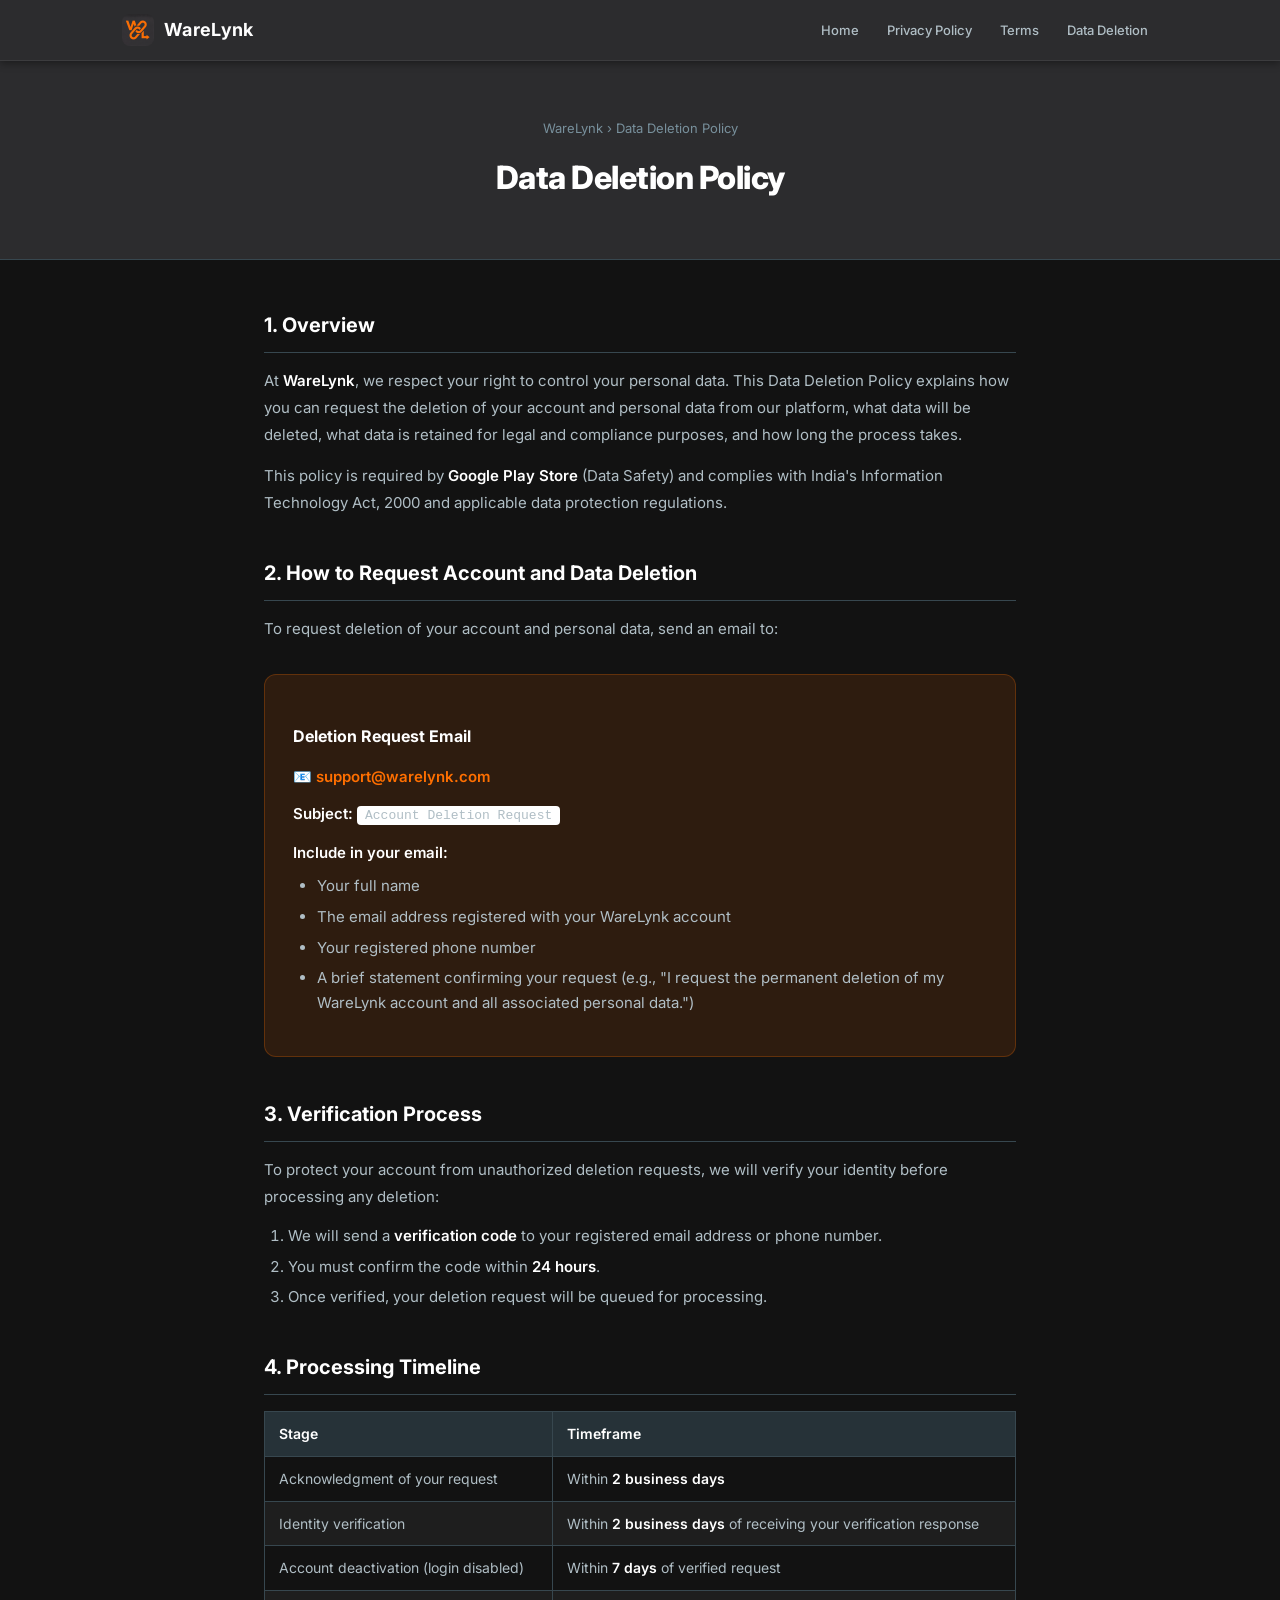
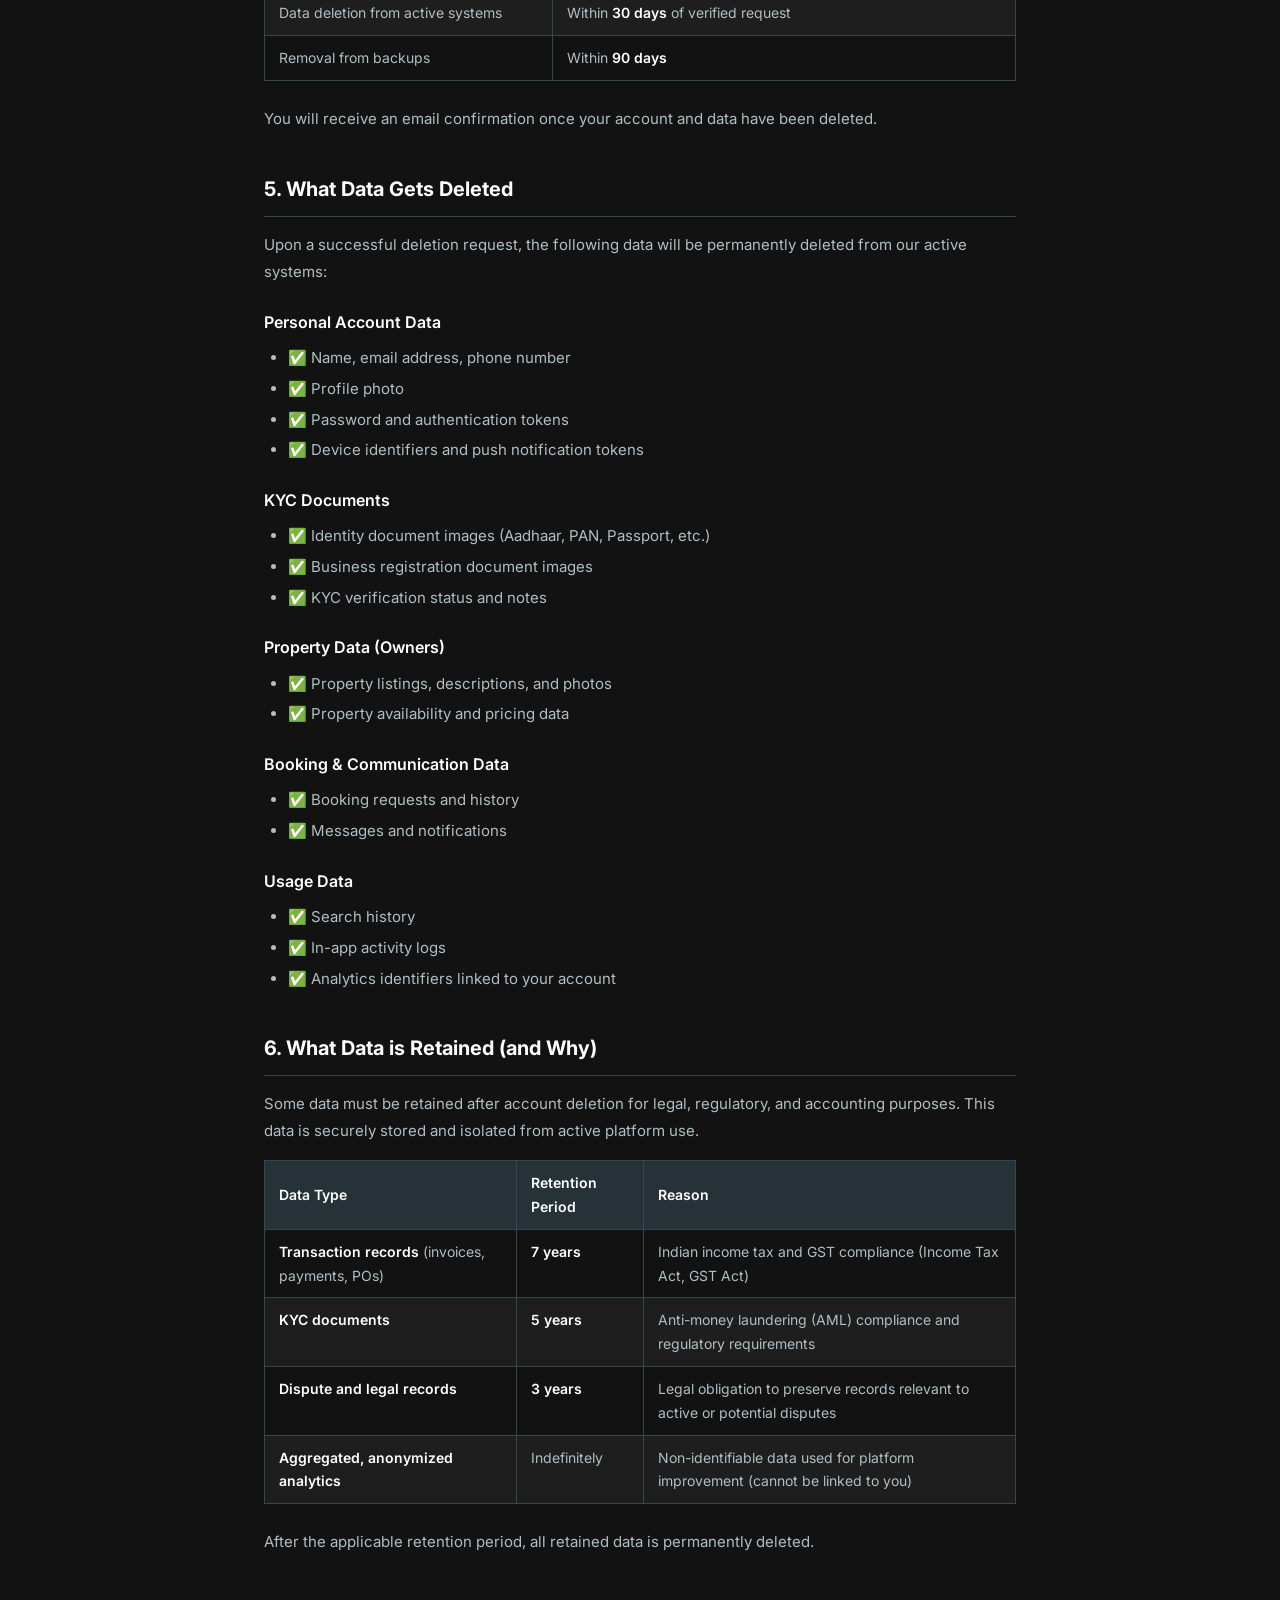
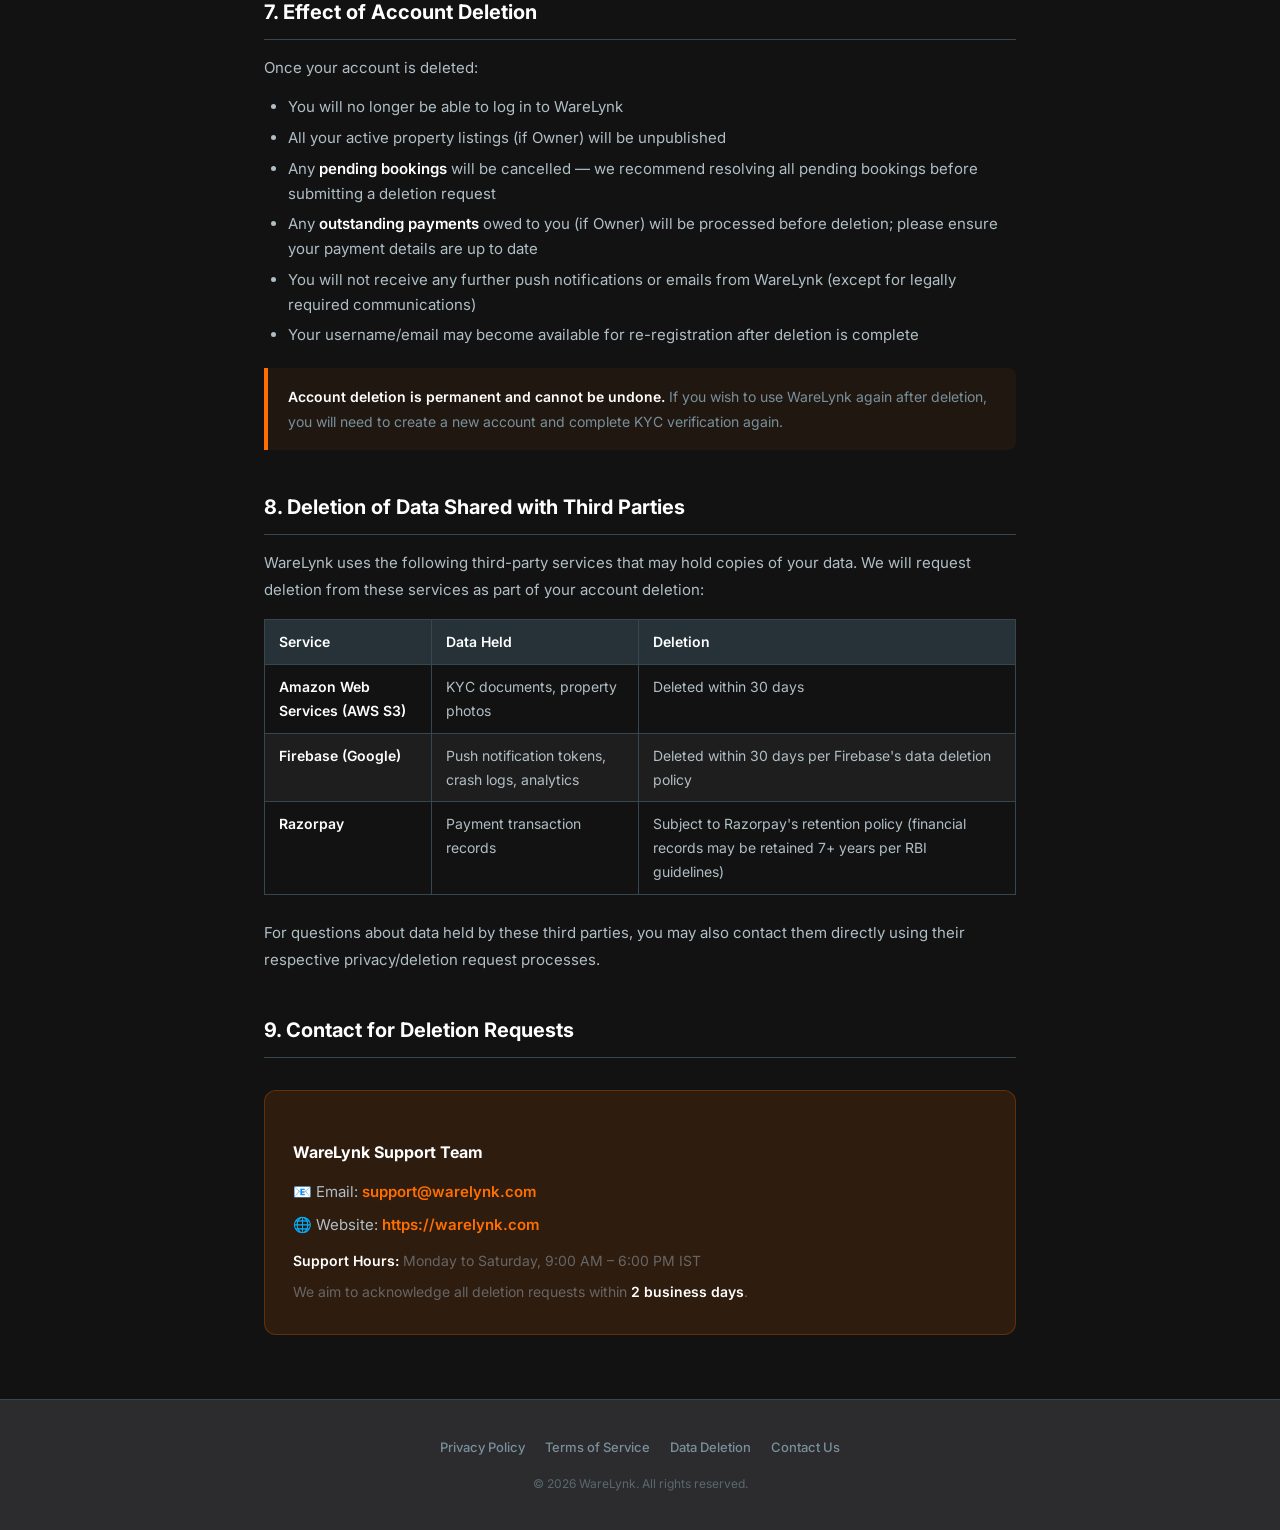
<file: data-deletion.html>
<!DOCTYPE html>
<html lang="en">
<head>
  <meta charset="UTF-8" />
  <meta name="viewport" content="width=device-width, initial-scale=1.0" />
  <title>Data Deletion Policy — WareLynk</title>
  <meta name="description" content="WareLynk Data Deletion Policy — how to request deletion of your account and personal data." />

  <!-- Favicon -->
  <link rel="icon" type="image/png" href="icon.png" />
  <link rel="apple-touch-icon" href="icon.png" />

  <!-- Open Graph -->
  <meta property="og:type" content="website" />
  <meta property="og:url" content="https://www.warelynk.com/data-deletion.html" />
  <meta property="og:title" content="Data Deletion Policy — WareLynk" />
  <meta property="og:description" content="WareLynk Data Deletion Policy — how to request deletion of your account and personal data." />
  <meta property="og:image" content="https://www.warelynk.com/icon.png" />
  <meta property="og:site_name" content="WareLynk" />

  <link rel="preconnect" href="https://fonts.googleapis.com" />
  <link rel="preconnect" href="https://fonts.gstatic.com" crossorigin />
  <link href="https://fonts.googleapis.com/css2?family=Inter:wght@400;500;600;700;800&display=swap" rel="stylesheet" />
  <link rel="stylesheet" href="style.css" />
</head>
<body>

  <!-- Header -->
  <header>
    <div class="header-inner">
      <a href="index.html" class="logo">
        <img src="icon.png" alt="WareLynk" class="logo-icon-img" />
        <span class="logo-name">WareLynk</span>
      </a>
      <nav id="main-nav">
        <a href="index.html">Home</a>
        <a href="privacy-policy.html">Privacy Policy</a>
        <a href="terms-of-service.html">Terms</a>
        <a href="data-deletion.html">Data Deletion</a>
      </nav>
      <button class="nav-toggle" id="nav-toggle" aria-label="Open menu">
        <span></span><span></span><span></span>
      </button>
    </div>
  </header>

  <!-- Page Hero -->
  <div class="page-hero">
    <p class="breadcrumb"><a href="index.html">WareLynk</a> &rsaquo; Data Deletion Policy</p>
    <h1>Data Deletion Policy</h1>
  </div>

  <!-- Content -->
  <div class="legal-content">

    <h2>1. Overview</h2>
    <p>At <strong>WareLynk</strong>, we respect your right to control your personal data. This Data Deletion Policy explains how you can request the deletion of your account and personal data from our platform, what data will be deleted, what data is retained for legal and compliance purposes, and how long the process takes.</p>
    <p>This policy is required by <strong>Google Play Store</strong> (Data Safety) and complies with India's Information Technology Act, 2000 and applicable data protection regulations.</p>

    <h2>2. How to Request Account and Data Deletion</h2>
    <p>To request deletion of your account and personal data, send an email to:</p>

    <div class="contact-box">
      <h3>Deletion Request Email</h3>
      <p>📧 <a href="mailto:support@warelynk.com?subject=Account%20Deletion%20Request">support@warelynk.com</a></p>
      <p style="margin-top:10px;"><strong>Subject:</strong> <code style="background:#fff; padding:2px 8px; border-radius:4px; font-size:13px;">Account Deletion Request</code></p>
      <p style="margin-top:12px;"><strong>Include in your email:</strong></p>
      <ul style="margin-top:8px;">
        <li>Your full name</li>
        <li>The email address registered with your WareLynk account</li>
        <li>Your registered phone number</li>
        <li>A brief statement confirming your request (e.g., "I request the permanent deletion of my WareLynk account and all associated personal data.")</li>
      </ul>
    </div>

    <h2>3. Verification Process</h2>
    <p>To protect your account from unauthorized deletion requests, we will verify your identity before processing any deletion:</p>
    <ol>
      <li>We will send a <strong>verification code</strong> to your registered email address or phone number.</li>
      <li>You must confirm the code within <strong>24 hours</strong>.</li>
      <li>Once verified, your deletion request will be queued for processing.</li>
    </ol>

    <h2>4. Processing Timeline</h2>
    <table>
      <thead>
        <tr>
          <th>Stage</th>
          <th>Timeframe</th>
        </tr>
      </thead>
      <tbody>
        <tr>
          <td>Acknowledgment of your request</td>
          <td>Within <strong>2 business days</strong></td>
        </tr>
        <tr>
          <td>Identity verification</td>
          <td>Within <strong>2 business days</strong> of receiving your verification response</td>
        </tr>
        <tr>
          <td>Account deactivation (login disabled)</td>
          <td>Within <strong>7 days</strong> of verified request</td>
        </tr>
        <tr>
          <td>Data deletion from active systems</td>
          <td>Within <strong>30 days</strong> of verified request</td>
        </tr>
        <tr>
          <td>Removal from backups</td>
          <td>Within <strong>90 days</strong></td>
        </tr>
      </tbody>
    </table>
    <p>You will receive an email confirmation once your account and data have been deleted.</p>

    <h2>5. What Data Gets Deleted</h2>
    <p>Upon a successful deletion request, the following data will be permanently deleted from our active systems:</p>

    <h3>Personal Account Data</h3>
    <ul>
      <li>✅ Name, email address, phone number</li>
      <li>✅ Profile photo</li>
      <li>✅ Password and authentication tokens</li>
      <li>✅ Device identifiers and push notification tokens</li>
    </ul>

    <h3>KYC Documents</h3>
    <ul>
      <li>✅ Identity document images (Aadhaar, PAN, Passport, etc.)</li>
      <li>✅ Business registration document images</li>
      <li>✅ KYC verification status and notes</li>
    </ul>

    <h3>Property Data (Owners)</h3>
    <ul>
      <li>✅ Property listings, descriptions, and photos</li>
      <li>✅ Property availability and pricing data</li>
    </ul>

    <h3>Booking &amp; Communication Data</h3>
    <ul>
      <li>✅ Booking requests and history</li>
      <li>✅ Messages and notifications</li>
    </ul>

    <h3>Usage Data</h3>
    <ul>
      <li>✅ Search history</li>
      <li>✅ In-app activity logs</li>
      <li>✅ Analytics identifiers linked to your account</li>
    </ul>

    <h2>6. What Data is Retained (and Why)</h2>
    <p>Some data must be retained after account deletion for legal, regulatory, and accounting purposes. This data is securely stored and isolated from active platform use.</p>

    <table>
      <thead>
        <tr>
          <th>Data Type</th>
          <th>Retention Period</th>
          <th>Reason</th>
        </tr>
      </thead>
      <tbody>
        <tr>
          <td><strong>Transaction records</strong> (invoices, payments, POs)</td>
          <td><strong>7 years</strong></td>
          <td>Indian income tax and GST compliance (Income Tax Act, GST Act)</td>
        </tr>
        <tr>
          <td><strong>KYC documents</strong></td>
          <td><strong>5 years</strong></td>
          <td>Anti-money laundering (AML) compliance and regulatory requirements</td>
        </tr>
        <tr>
          <td><strong>Dispute and legal records</strong></td>
          <td><strong>3 years</strong></td>
          <td>Legal obligation to preserve records relevant to active or potential disputes</td>
        </tr>
        <tr>
          <td><strong>Aggregated, anonymized analytics</strong></td>
          <td>Indefinitely</td>
          <td>Non-identifiable data used for platform improvement (cannot be linked to you)</td>
        </tr>
      </tbody>
    </table>
    <p>After the applicable retention period, all retained data is permanently deleted.</p>

    <h2>7. Effect of Account Deletion</h2>
    <p>Once your account is deleted:</p>
    <ul>
      <li>You will no longer be able to log in to WareLynk</li>
      <li>All your active property listings (if Owner) will be unpublished</li>
      <li>Any <strong>pending bookings</strong> will be cancelled — we recommend resolving all pending bookings before submitting a deletion request</li>
      <li>Any <strong>outstanding payments</strong> owed to you (if Owner) will be processed before deletion; please ensure your payment details are up to date</li>
      <li>You will not receive any further push notifications or emails from WareLynk (except for legally required communications)</li>
      <li>Your username/email may become available for re-registration after deletion is complete</li>
    </ul>
    <div class="notice-box">
      <p><strong>Account deletion is permanent and cannot be undone.</strong> If you wish to use WareLynk again after deletion, you will need to create a new account and complete KYC verification again.</p>
    </div>

    <h2>8. Deletion of Data Shared with Third Parties</h2>
    <p>WareLynk uses the following third-party services that may hold copies of your data. We will request deletion from these services as part of your account deletion:</p>

    <table>
      <thead>
        <tr>
          <th>Service</th>
          <th>Data Held</th>
          <th>Deletion</th>
        </tr>
      </thead>
      <tbody>
        <tr>
          <td><strong>Amazon Web Services (AWS S3)</strong></td>
          <td>KYC documents, property photos</td>
          <td>Deleted within 30 days</td>
        </tr>
        <tr>
          <td><strong>Firebase (Google)</strong></td>
          <td>Push notification tokens, crash logs, analytics</td>
          <td>Deleted within 30 days per Firebase's data deletion policy</td>
        </tr>
        <tr>
          <td><strong>Razorpay</strong></td>
          <td>Payment transaction records</td>
          <td>Subject to Razorpay's retention policy (financial records may be retained 7+ years per RBI guidelines)</td>
        </tr>
      </tbody>
    </table>
    <p>For questions about data held by these third parties, you may also contact them directly using their respective privacy/deletion request processes.</p>

    <h2>9. Contact for Deletion Requests</h2>
    <div class="contact-box">
      <h3>WareLynk Support Team</h3>
      <p>📧 Email: <a href="mailto:support@warelynk.com">support@warelynk.com</a></p>
      <p>🌐 Website: <a href="https://warelynk.com">https://warelynk.com</a></p>
      <p style="margin-top:10px; font-size:14px; color:#666;"><strong>Support Hours:</strong> Monday to Saturday, 9:00 AM – 6:00 PM IST</p>
      <p style="font-size:14px; color:#666;">We aim to acknowledge all deletion requests within <strong>2 business days</strong>.</p>
    </div>


  </div>

  <!-- Footer -->
  <footer>
    <div class="footer-inner">
      <div class="footer-links">
        <a href="privacy-policy.html">Privacy Policy</a>
        <a href="terms-of-service.html">Terms of Service</a>
        <a href="data-deletion.html">Data Deletion</a>
        <a href="mailto:support@warelynk.com">Contact Us</a>
      </div>
      <p class="footer-copy">&copy; 2026 WareLynk. All rights reserved.</p>
    </div>
  </footer>

  <script>
    var t = document.getElementById("nav-toggle");
    var n = document.getElementById("main-nav");
    t.addEventListener("click", function() {
      n.classList.toggle("nav-open");
      t.classList.toggle("open");
    });
  </script>
</body>
</html>
</file>
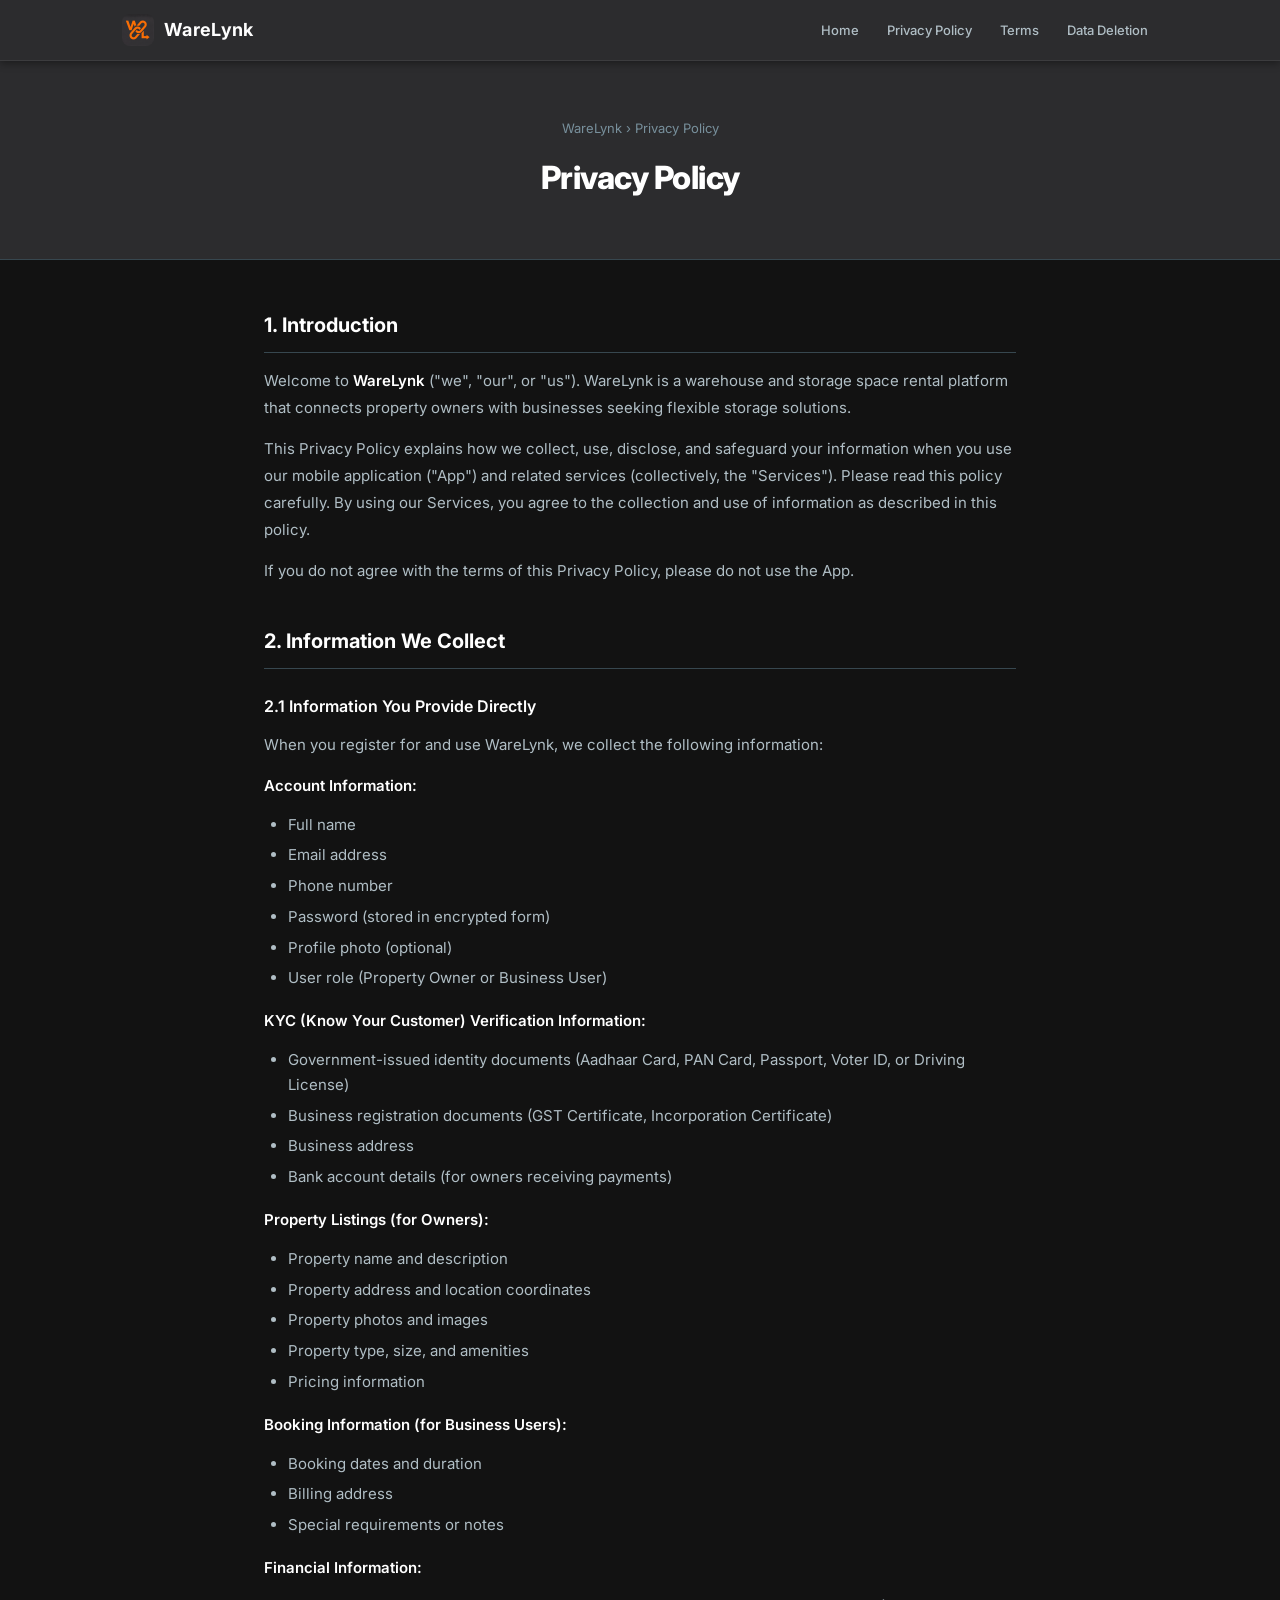
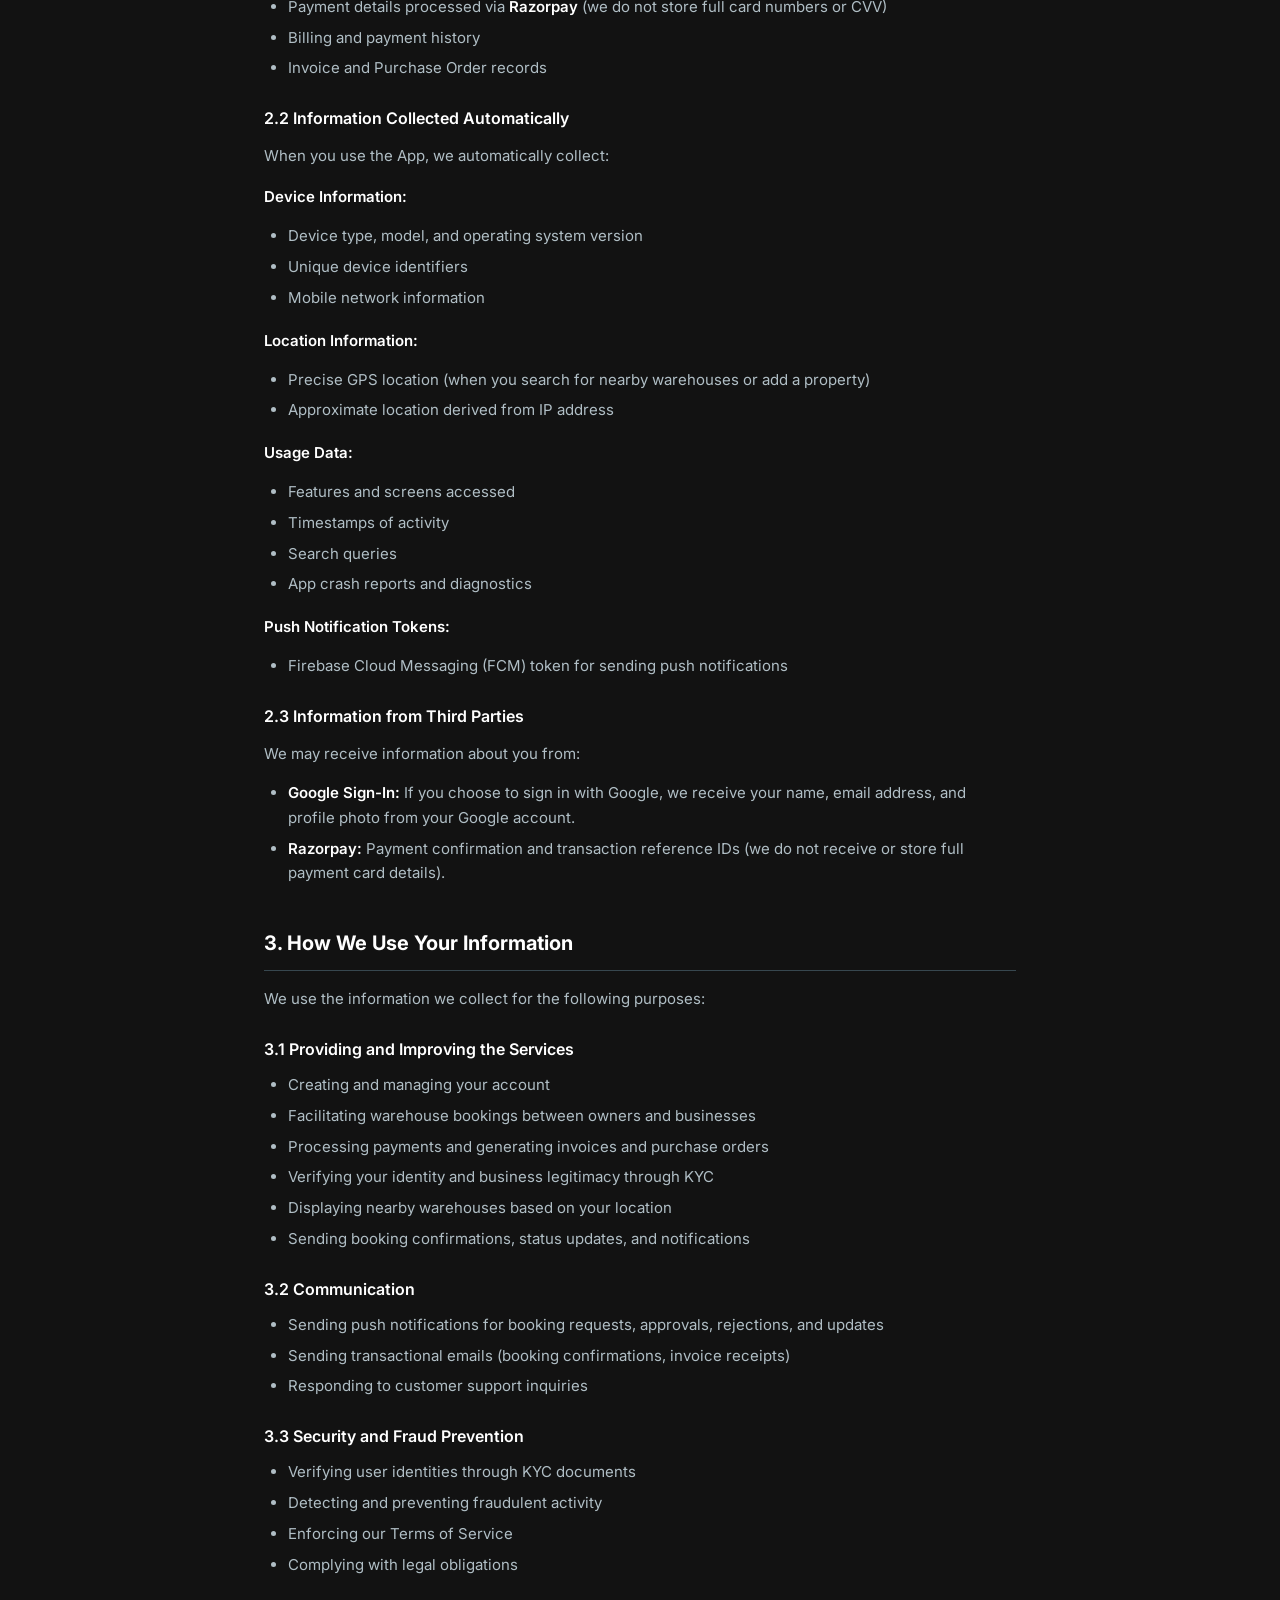
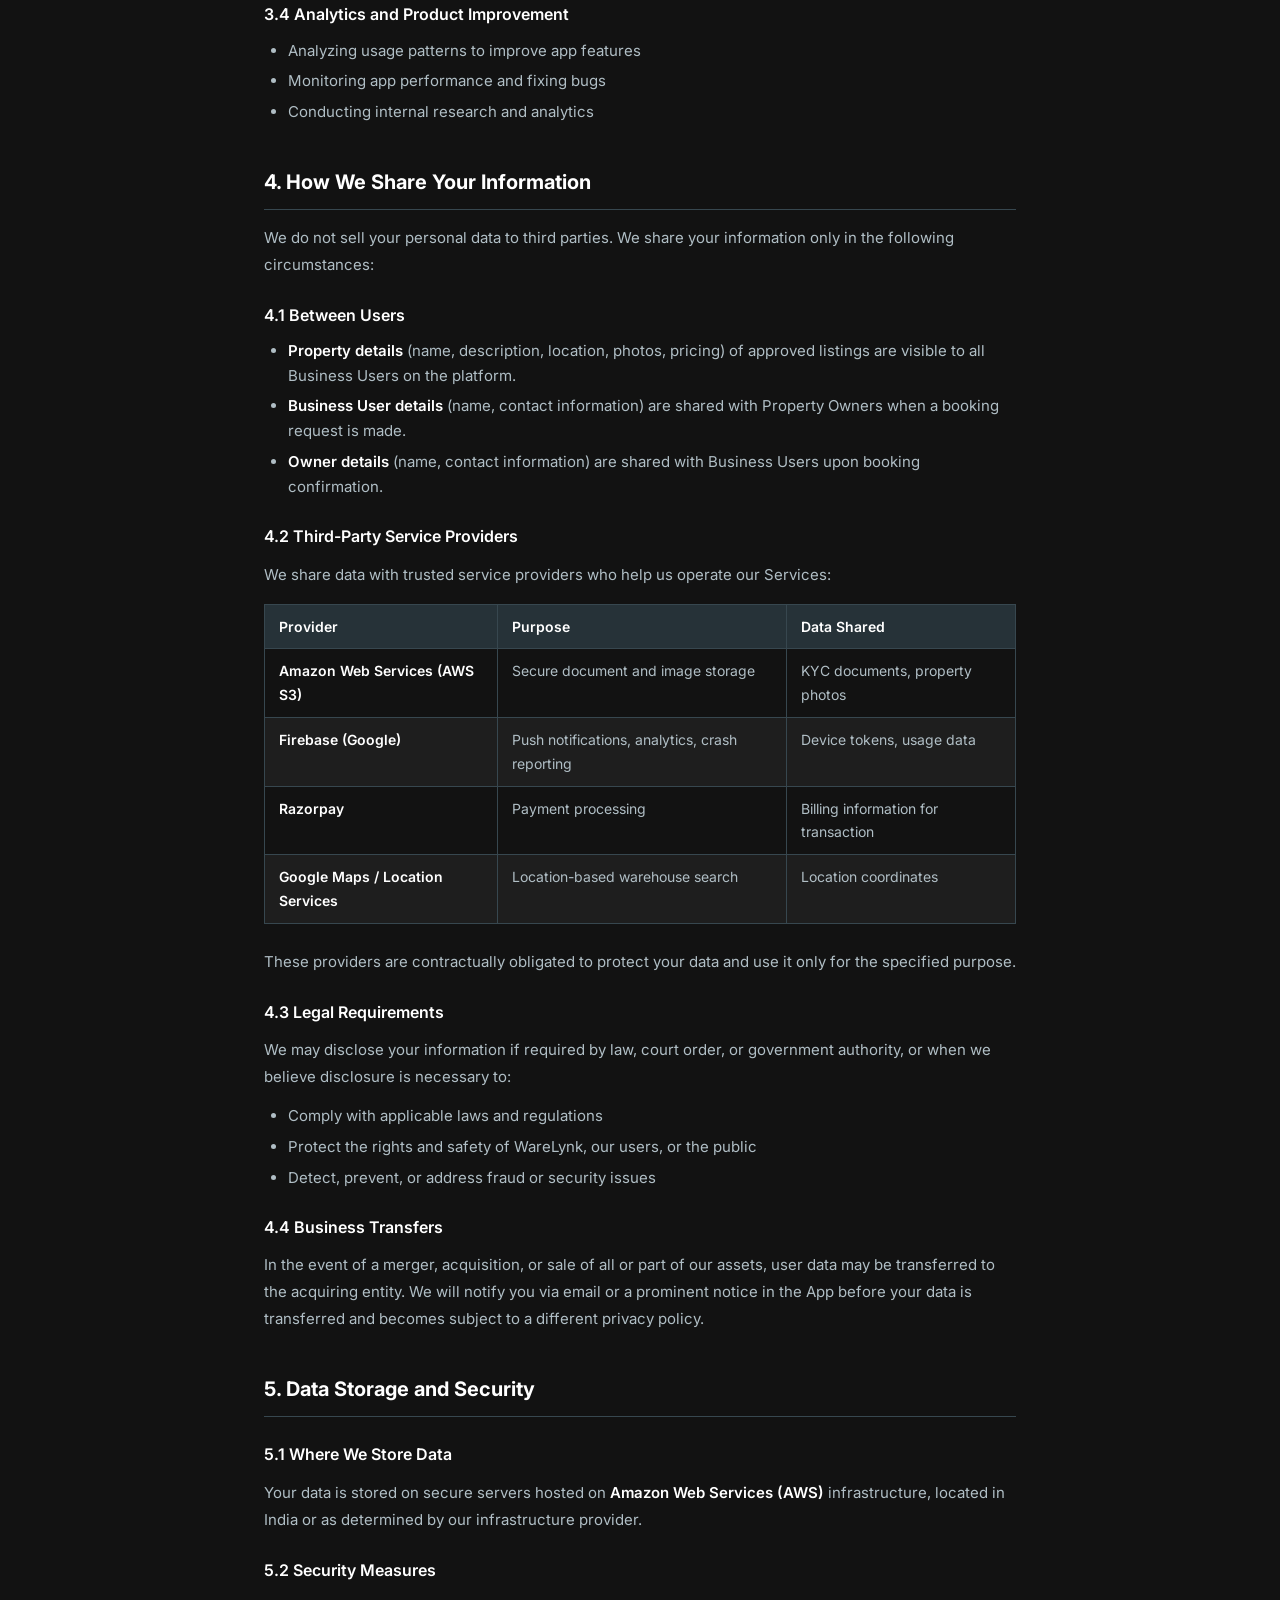
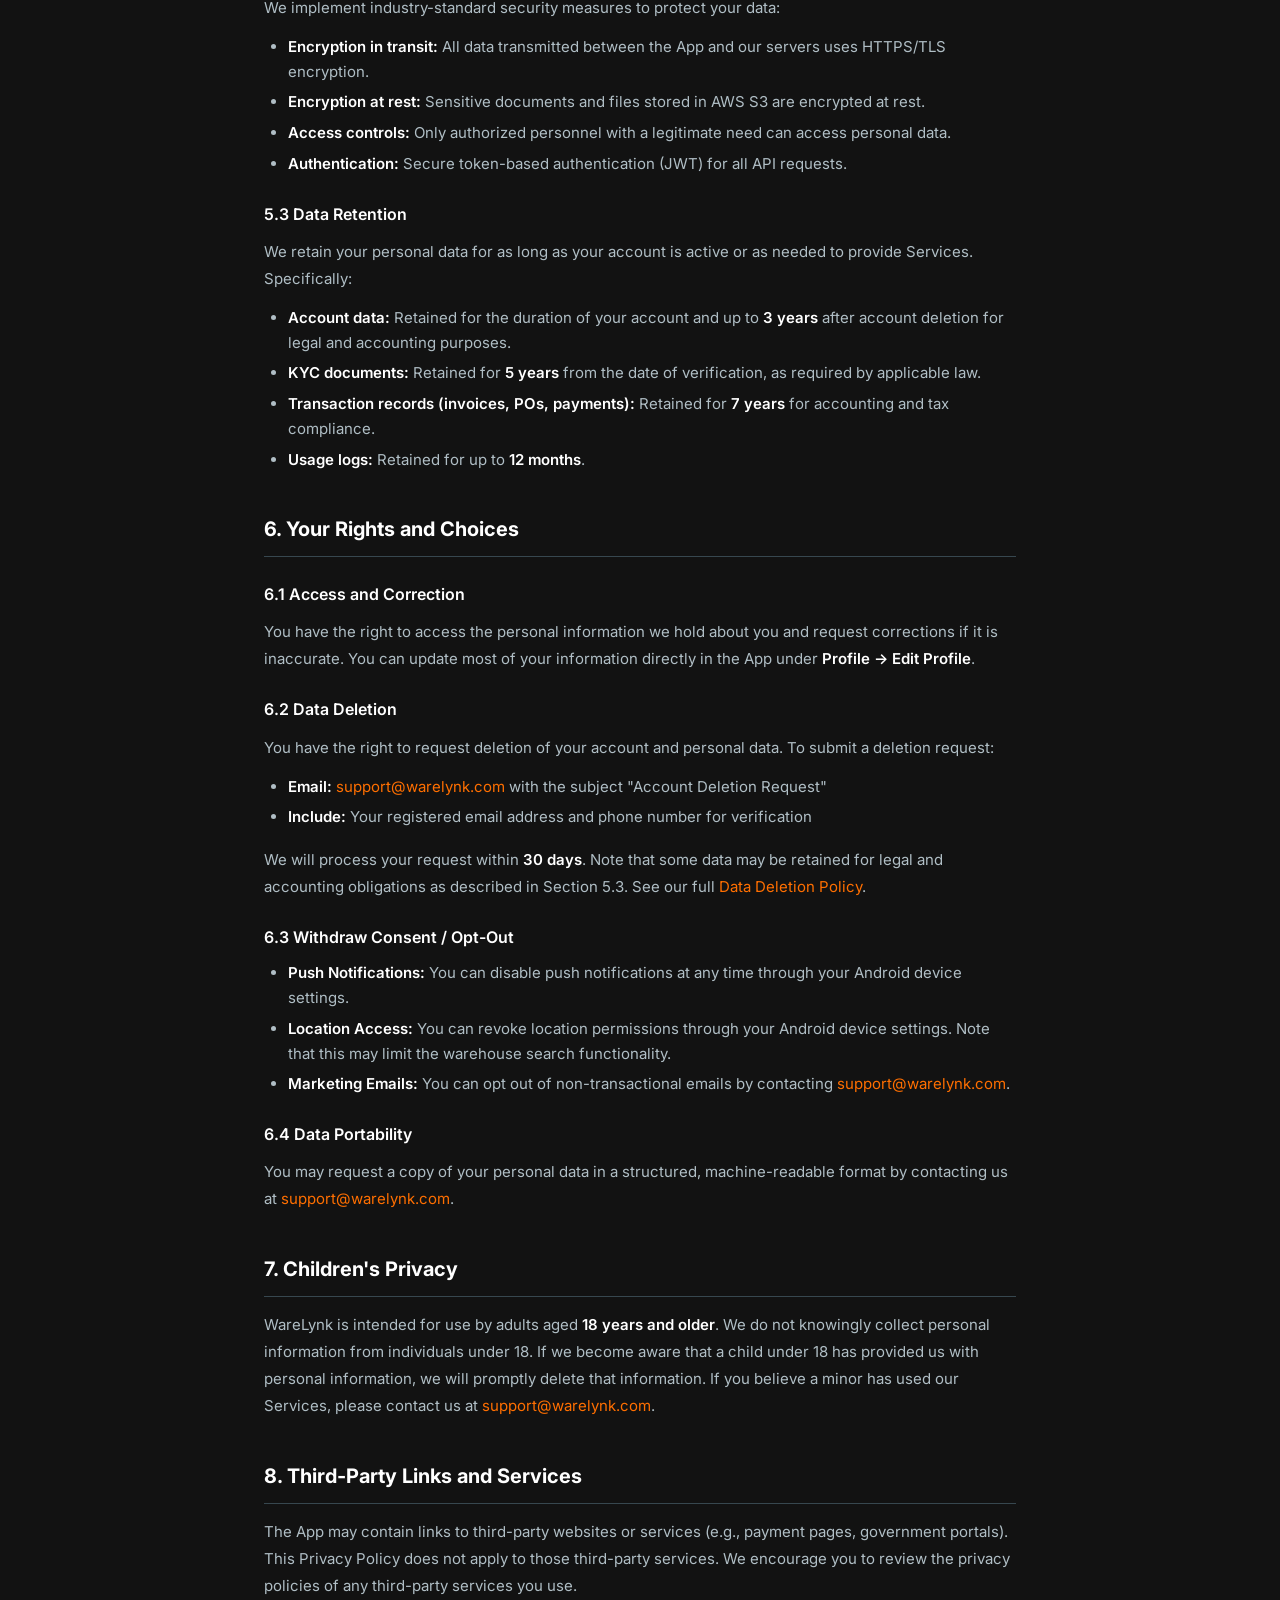
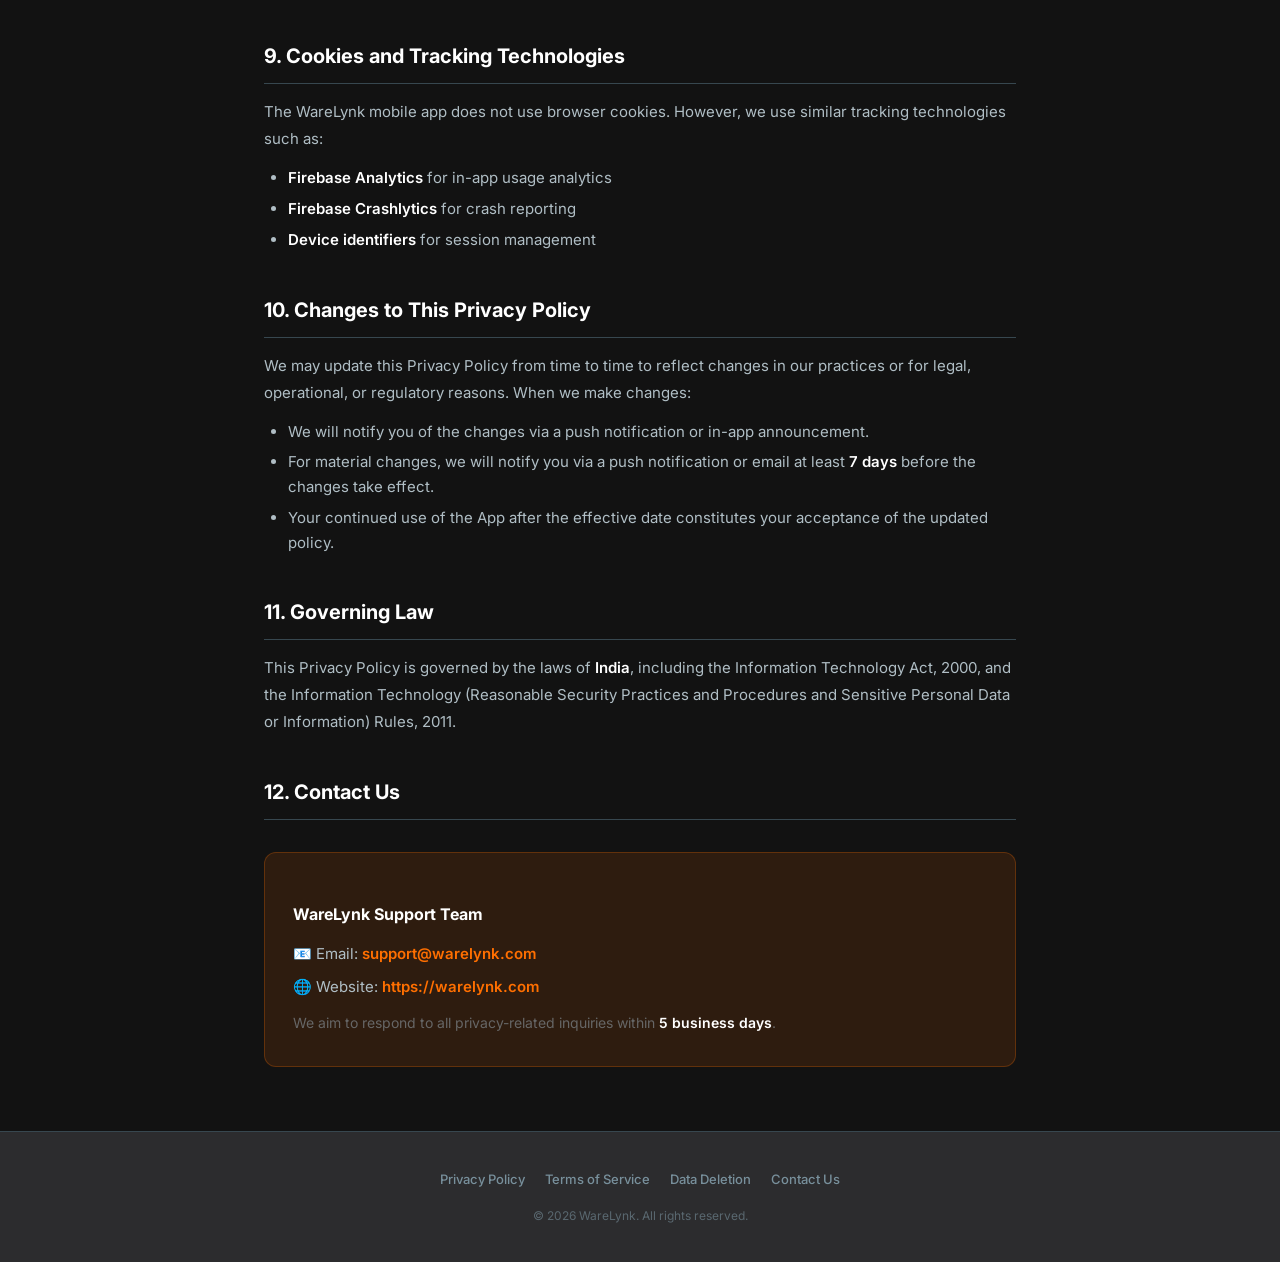
<file: privacy-policy.html>
<!DOCTYPE html>
<html lang="en">
<head>
  <meta charset="UTF-8" />
  <meta name="viewport" content="width=device-width, initial-scale=1.0" />
  <title>Privacy Policy — WareLynk</title>
  <meta name="description" content="WareLynk Privacy Policy — learn how we collect, use, and protect your personal data." />

  <!-- Favicon -->
  <link rel="icon" type="image/png" href="icon.png" />
  <link rel="apple-touch-icon" href="icon.png" />

  <!-- Open Graph -->
  <meta property="og:type" content="website" />
  <meta property="og:url" content="https://www.warelynk.com/privacy-policy.html" />
  <meta property="og:title" content="Privacy Policy — WareLynk" />
  <meta property="og:description" content="WareLynk Privacy Policy — learn how we collect, use, and protect your personal data." />
  <meta property="og:image" content="https://www.warelynk.com/icon.png" />
  <meta property="og:site_name" content="WareLynk" />

  <link rel="preconnect" href="https://fonts.googleapis.com" />
  <link rel="preconnect" href="https://fonts.gstatic.com" crossorigin />
  <link href="https://fonts.googleapis.com/css2?family=Inter:wght@400;500;600;700;800&display=swap" rel="stylesheet" />
  <link rel="stylesheet" href="style.css" />
</head>
<body>

  <!-- Header -->
  <header>
    <div class="header-inner">
      <a href="index.html" class="logo">
        <img src="icon.png" alt="WareLynk" class="logo-icon-img" />
        <span class="logo-name">WareLynk</span>
      </a>
      <nav id="main-nav">
        <a href="index.html">Home</a>
        <a href="privacy-policy.html">Privacy Policy</a>
        <a href="terms-of-service.html">Terms</a>
        <a href="data-deletion.html">Data Deletion</a>
      </nav>
      <button class="nav-toggle" id="nav-toggle" aria-label="Open menu">
        <span></span><span></span><span></span>
      </button>
    </div>
  </header>

  <!-- Page Hero -->
  <div class="page-hero">
    <p class="breadcrumb"><a href="index.html">WareLynk</a> &rsaquo; Privacy Policy</p>
    <h1>Privacy Policy</h1>
  </div>

  <!-- Content -->
  <div class="legal-content">

    <h2>1. Introduction</h2>
    <p>Welcome to <strong>WareLynk</strong> ("we", "our", or "us"). WareLynk is a warehouse and storage space rental platform that connects property owners with businesses seeking flexible storage solutions.</p>
    <p>This Privacy Policy explains how we collect, use, disclose, and safeguard your information when you use our mobile application ("App") and related services (collectively, the "Services"). Please read this policy carefully. By using our Services, you agree to the collection and use of information as described in this policy.</p>
    <p>If you do not agree with the terms of this Privacy Policy, please do not use the App.</p>

    <h2>2. Information We Collect</h2>

    <h3>2.1 Information You Provide Directly</h3>
    <p>When you register for and use WareLynk, we collect the following information:</p>
    <p><strong>Account Information:</strong></p>
    <ul>
      <li>Full name</li>
      <li>Email address</li>
      <li>Phone number</li>
      <li>Password (stored in encrypted form)</li>
      <li>Profile photo (optional)</li>
      <li>User role (Property Owner or Business User)</li>
    </ul>
    <p><strong>KYC (Know Your Customer) Verification Information:</strong></p>
    <ul>
      <li>Government-issued identity documents (Aadhaar Card, PAN Card, Passport, Voter ID, or Driving License)</li>
      <li>Business registration documents (GST Certificate, Incorporation Certificate)</li>
      <li>Business address</li>
      <li>Bank account details (for owners receiving payments)</li>
    </ul>
    <p><strong>Property Listings (for Owners):</strong></p>
    <ul>
      <li>Property name and description</li>
      <li>Property address and location coordinates</li>
      <li>Property photos and images</li>
      <li>Property type, size, and amenities</li>
      <li>Pricing information</li>
    </ul>
    <p><strong>Booking Information (for Business Users):</strong></p>
    <ul>
      <li>Booking dates and duration</li>
      <li>Billing address</li>
      <li>Special requirements or notes</li>
    </ul>
    <p><strong>Financial Information:</strong></p>
    <ul>
      <li>Payment details processed via <strong>Razorpay</strong> (we do not store full card numbers or CVV)</li>
      <li>Billing and payment history</li>
      <li>Invoice and Purchase Order records</li>
    </ul>

    <h3>2.2 Information Collected Automatically</h3>
    <p>When you use the App, we automatically collect:</p>
    <p><strong>Device Information:</strong></p>
    <ul>
      <li>Device type, model, and operating system version</li>
      <li>Unique device identifiers</li>
      <li>Mobile network information</li>
    </ul>
    <p><strong>Location Information:</strong></p>
    <ul>
      <li>Precise GPS location (when you search for nearby warehouses or add a property)</li>
      <li>Approximate location derived from IP address</li>
    </ul>
    <p><strong>Usage Data:</strong></p>
    <ul>
      <li>Features and screens accessed</li>
      <li>Timestamps of activity</li>
      <li>Search queries</li>
      <li>App crash reports and diagnostics</li>
    </ul>
    <p><strong>Push Notification Tokens:</strong></p>
    <ul>
      <li>Firebase Cloud Messaging (FCM) token for sending push notifications</li>
    </ul>

    <h3>2.3 Information from Third Parties</h3>
    <p>We may receive information about you from:</p>
    <ul>
      <li><strong>Google Sign-In:</strong> If you choose to sign in with Google, we receive your name, email address, and profile photo from your Google account.</li>
      <li><strong>Razorpay:</strong> Payment confirmation and transaction reference IDs (we do not receive or store full payment card details).</li>
    </ul>

    <h2>3. How We Use Your Information</h2>
    <p>We use the information we collect for the following purposes:</p>

    <h3>3.1 Providing and Improving the Services</h3>
    <ul>
      <li>Creating and managing your account</li>
      <li>Facilitating warehouse bookings between owners and businesses</li>
      <li>Processing payments and generating invoices and purchase orders</li>
      <li>Verifying your identity and business legitimacy through KYC</li>
      <li>Displaying nearby warehouses based on your location</li>
      <li>Sending booking confirmations, status updates, and notifications</li>
    </ul>

    <h3>3.2 Communication</h3>
    <ul>
      <li>Sending push notifications for booking requests, approvals, rejections, and updates</li>
      <li>Sending transactional emails (booking confirmations, invoice receipts)</li>
      <li>Responding to customer support inquiries</li>
    </ul>

    <h3>3.3 Security and Fraud Prevention</h3>
    <ul>
      <li>Verifying user identities through KYC documents</li>
      <li>Detecting and preventing fraudulent activity</li>
      <li>Enforcing our Terms of Service</li>
      <li>Complying with legal obligations</li>
    </ul>

    <h3>3.4 Analytics and Product Improvement</h3>
    <ul>
      <li>Analyzing usage patterns to improve app features</li>
      <li>Monitoring app performance and fixing bugs</li>
      <li>Conducting internal research and analytics</li>
    </ul>

    <h2>4. How We Share Your Information</h2>
    <p>We do not sell your personal data to third parties. We share your information only in the following circumstances:</p>

    <h3>4.1 Between Users</h3>
    <ul>
      <li><strong>Property details</strong> (name, description, location, photos, pricing) of approved listings are visible to all Business Users on the platform.</li>
      <li><strong>Business User details</strong> (name, contact information) are shared with Property Owners when a booking request is made.</li>
      <li><strong>Owner details</strong> (name, contact information) are shared with Business Users upon booking confirmation.</li>
    </ul>

    <h3>4.2 Third-Party Service Providers</h3>
    <p>We share data with trusted service providers who help us operate our Services:</p>
    <table>
      <thead>
        <tr>
          <th>Provider</th>
          <th>Purpose</th>
          <th>Data Shared</th>
        </tr>
      </thead>
      <tbody>
        <tr>
          <td><strong>Amazon Web Services (AWS S3)</strong></td>
          <td>Secure document and image storage</td>
          <td>KYC documents, property photos</td>
        </tr>
        <tr>
          <td><strong>Firebase (Google)</strong></td>
          <td>Push notifications, analytics, crash reporting</td>
          <td>Device tokens, usage data</td>
        </tr>
        <tr>
          <td><strong>Razorpay</strong></td>
          <td>Payment processing</td>
          <td>Billing information for transaction</td>
        </tr>
        <tr>
          <td><strong>Google Maps / Location Services</strong></td>
          <td>Location-based warehouse search</td>
          <td>Location coordinates</td>
        </tr>
      </tbody>
    </table>
    <p>These providers are contractually obligated to protect your data and use it only for the specified purpose.</p>

    <h3>4.3 Legal Requirements</h3>
    <p>We may disclose your information if required by law, court order, or government authority, or when we believe disclosure is necessary to:</p>
    <ul>
      <li>Comply with applicable laws and regulations</li>
      <li>Protect the rights and safety of WareLynk, our users, or the public</li>
      <li>Detect, prevent, or address fraud or security issues</li>
    </ul>

    <h3>4.4 Business Transfers</h3>
    <p>In the event of a merger, acquisition, or sale of all or part of our assets, user data may be transferred to the acquiring entity. We will notify you via email or a prominent notice in the App before your data is transferred and becomes subject to a different privacy policy.</p>

    <h2>5. Data Storage and Security</h2>

    <h3>5.1 Where We Store Data</h3>
    <p>Your data is stored on secure servers hosted on <strong>Amazon Web Services (AWS)</strong> infrastructure, located in India or as determined by our infrastructure provider.</p>

    <h3>5.2 Security Measures</h3>
    <p>We implement industry-standard security measures to protect your data:</p>
    <ul>
      <li><strong>Encryption in transit:</strong> All data transmitted between the App and our servers uses HTTPS/TLS encryption.</li>
      <li><strong>Encryption at rest:</strong> Sensitive documents and files stored in AWS S3 are encrypted at rest.</li>
      <li><strong>Access controls:</strong> Only authorized personnel with a legitimate need can access personal data.</li>
      <li><strong>Authentication:</strong> Secure token-based authentication (JWT) for all API requests.</li>
    </ul>

    <h3>5.3 Data Retention</h3>
    <p>We retain your personal data for as long as your account is active or as needed to provide Services. Specifically:</p>
    <ul>
      <li><strong>Account data:</strong> Retained for the duration of your account and up to <strong>3 years</strong> after account deletion for legal and accounting purposes.</li>
      <li><strong>KYC documents:</strong> Retained for <strong>5 years</strong> from the date of verification, as required by applicable law.</li>
      <li><strong>Transaction records (invoices, POs, payments):</strong> Retained for <strong>7 years</strong> for accounting and tax compliance.</li>
      <li><strong>Usage logs:</strong> Retained for up to <strong>12 months</strong>.</li>
    </ul>

    <h2>6. Your Rights and Choices</h2>

    <h3>6.1 Access and Correction</h3>
    <p>You have the right to access the personal information we hold about you and request corrections if it is inaccurate. You can update most of your information directly in the App under <strong>Profile → Edit Profile</strong>.</p>

    <h3>6.2 Data Deletion</h3>
    <p>You have the right to request deletion of your account and personal data. To submit a deletion request:</p>
    <ul>
      <li><strong>Email:</strong> <a href="mailto:support@warelynk.com">support@warelynk.com</a> with the subject "Account Deletion Request"</li>
      <li><strong>Include:</strong> Your registered email address and phone number for verification</li>
    </ul>
    <p>We will process your request within <strong>30 days</strong>. Note that some data may be retained for legal and accounting obligations as described in Section 5.3. See our full <a href="data-deletion.html">Data Deletion Policy</a>.</p>

    <h3>6.3 Withdraw Consent / Opt-Out</h3>
    <ul>
      <li><strong>Push Notifications:</strong> You can disable push notifications at any time through your Android device settings.</li>
      <li><strong>Location Access:</strong> You can revoke location permissions through your Android device settings. Note that this may limit the warehouse search functionality.</li>
      <li><strong>Marketing Emails:</strong> You can opt out of non-transactional emails by contacting <a href="mailto:support@warelynk.com">support@warelynk.com</a>.</li>
    </ul>

    <h3>6.4 Data Portability</h3>
    <p>You may request a copy of your personal data in a structured, machine-readable format by contacting us at <a href="mailto:support@warelynk.com">support@warelynk.com</a>.</p>

    <h2>7. Children's Privacy</h2>
    <p>WareLynk is intended for use by adults aged <strong>18 years and older</strong>. We do not knowingly collect personal information from individuals under 18. If we become aware that a child under 18 has provided us with personal information, we will promptly delete that information. If you believe a minor has used our Services, please contact us at <a href="mailto:support@warelynk.com">support@warelynk.com</a>.</p>

    <h2>8. Third-Party Links and Services</h2>
    <p>The App may contain links to third-party websites or services (e.g., payment pages, government portals). This Privacy Policy does not apply to those third-party services. We encourage you to review the privacy policies of any third-party services you use.</p>

    <h2>9. Cookies and Tracking Technologies</h2>
    <p>The WareLynk mobile app does not use browser cookies. However, we use similar tracking technologies such as:</p>
    <ul>
      <li><strong>Firebase Analytics</strong> for in-app usage analytics</li>
      <li><strong>Firebase Crashlytics</strong> for crash reporting</li>
      <li><strong>Device identifiers</strong> for session management</li>
    </ul>

    <h2>10. Changes to This Privacy Policy</h2>
    <p>We may update this Privacy Policy from time to time to reflect changes in our practices or for legal, operational, or regulatory reasons. When we make changes:</p>
    <ul>
      <li>We will notify you of the changes via a push notification or in-app announcement.</li>
      <li>For material changes, we will notify you via a push notification or email at least <strong>7 days</strong> before the changes take effect.</li>
      <li>Your continued use of the App after the effective date constitutes your acceptance of the updated policy.</li>
    </ul>

    <h2>11. Governing Law</h2>
    <p>This Privacy Policy is governed by the laws of <strong>India</strong>, including the Information Technology Act, 2000, and the Information Technology (Reasonable Security Practices and Procedures and Sensitive Personal Data or Information) Rules, 2011.</p>

    <h2>12. Contact Us</h2>
    <div class="contact-box">
      <h3>WareLynk Support Team</h3>
      <p>📧 Email: <a href="mailto:support@warelynk.com">support@warelynk.com</a></p>
      <p>🌐 Website: <a href="https://warelynk.com">https://warelynk.com</a></p>
      <p style="margin-top:10px; font-size:14px; color:#666;">We aim to respond to all privacy-related inquiries within <strong>5 business days</strong>.</p>
    </div>


  </div>

  <!-- Footer -->
  <footer>
    <div class="footer-inner">
      <div class="footer-links">
        <a href="privacy-policy.html">Privacy Policy</a>
        <a href="terms-of-service.html">Terms of Service</a>
        <a href="data-deletion.html">Data Deletion</a>
        <a href="mailto:support@warelynk.com">Contact Us</a>
      </div>
      <p class="footer-copy">&copy; 2026 WareLynk. All rights reserved.</p>
    </div>
  </footer>

  <script>
    var t = document.getElementById("nav-toggle");
    var n = document.getElementById("main-nav");
    t.addEventListener("click", function() {
      n.classList.toggle("nav-open");
      t.classList.toggle("open");
    });
  </script>
</body>
</html>
</file>
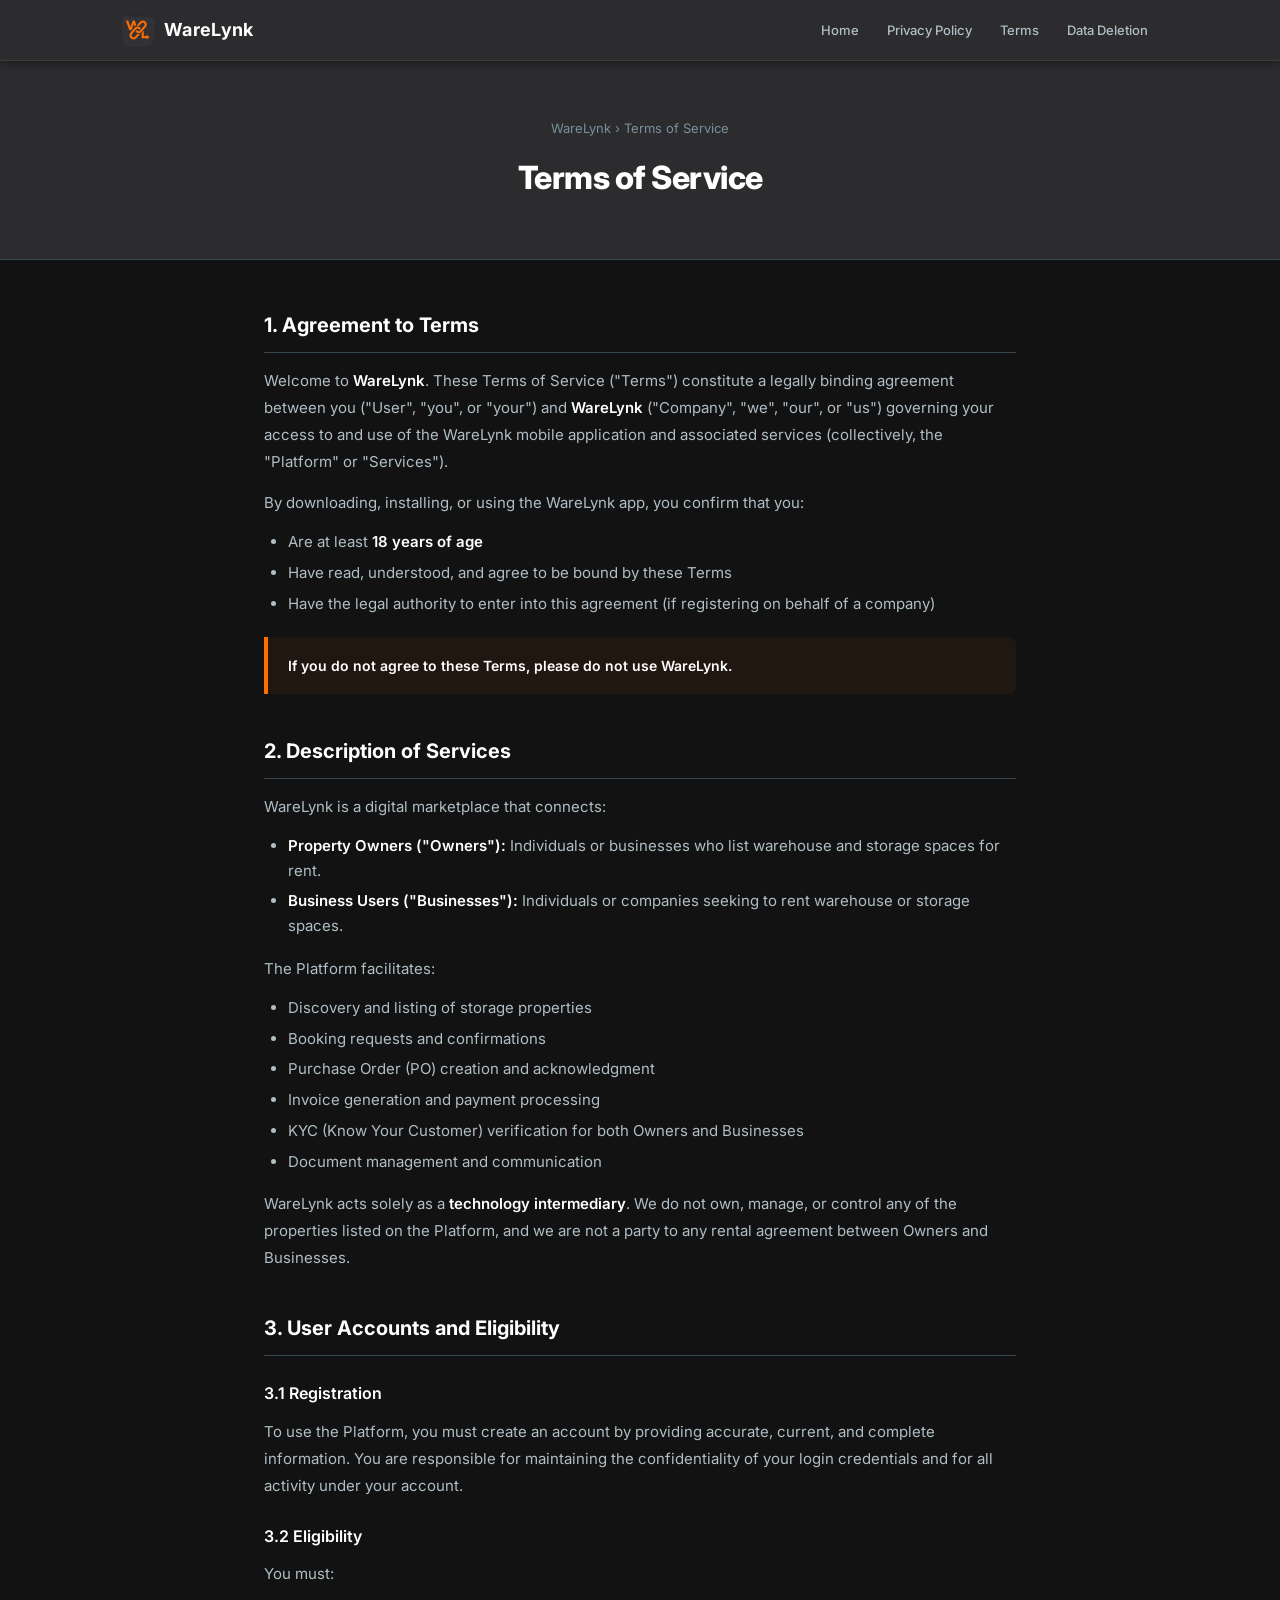
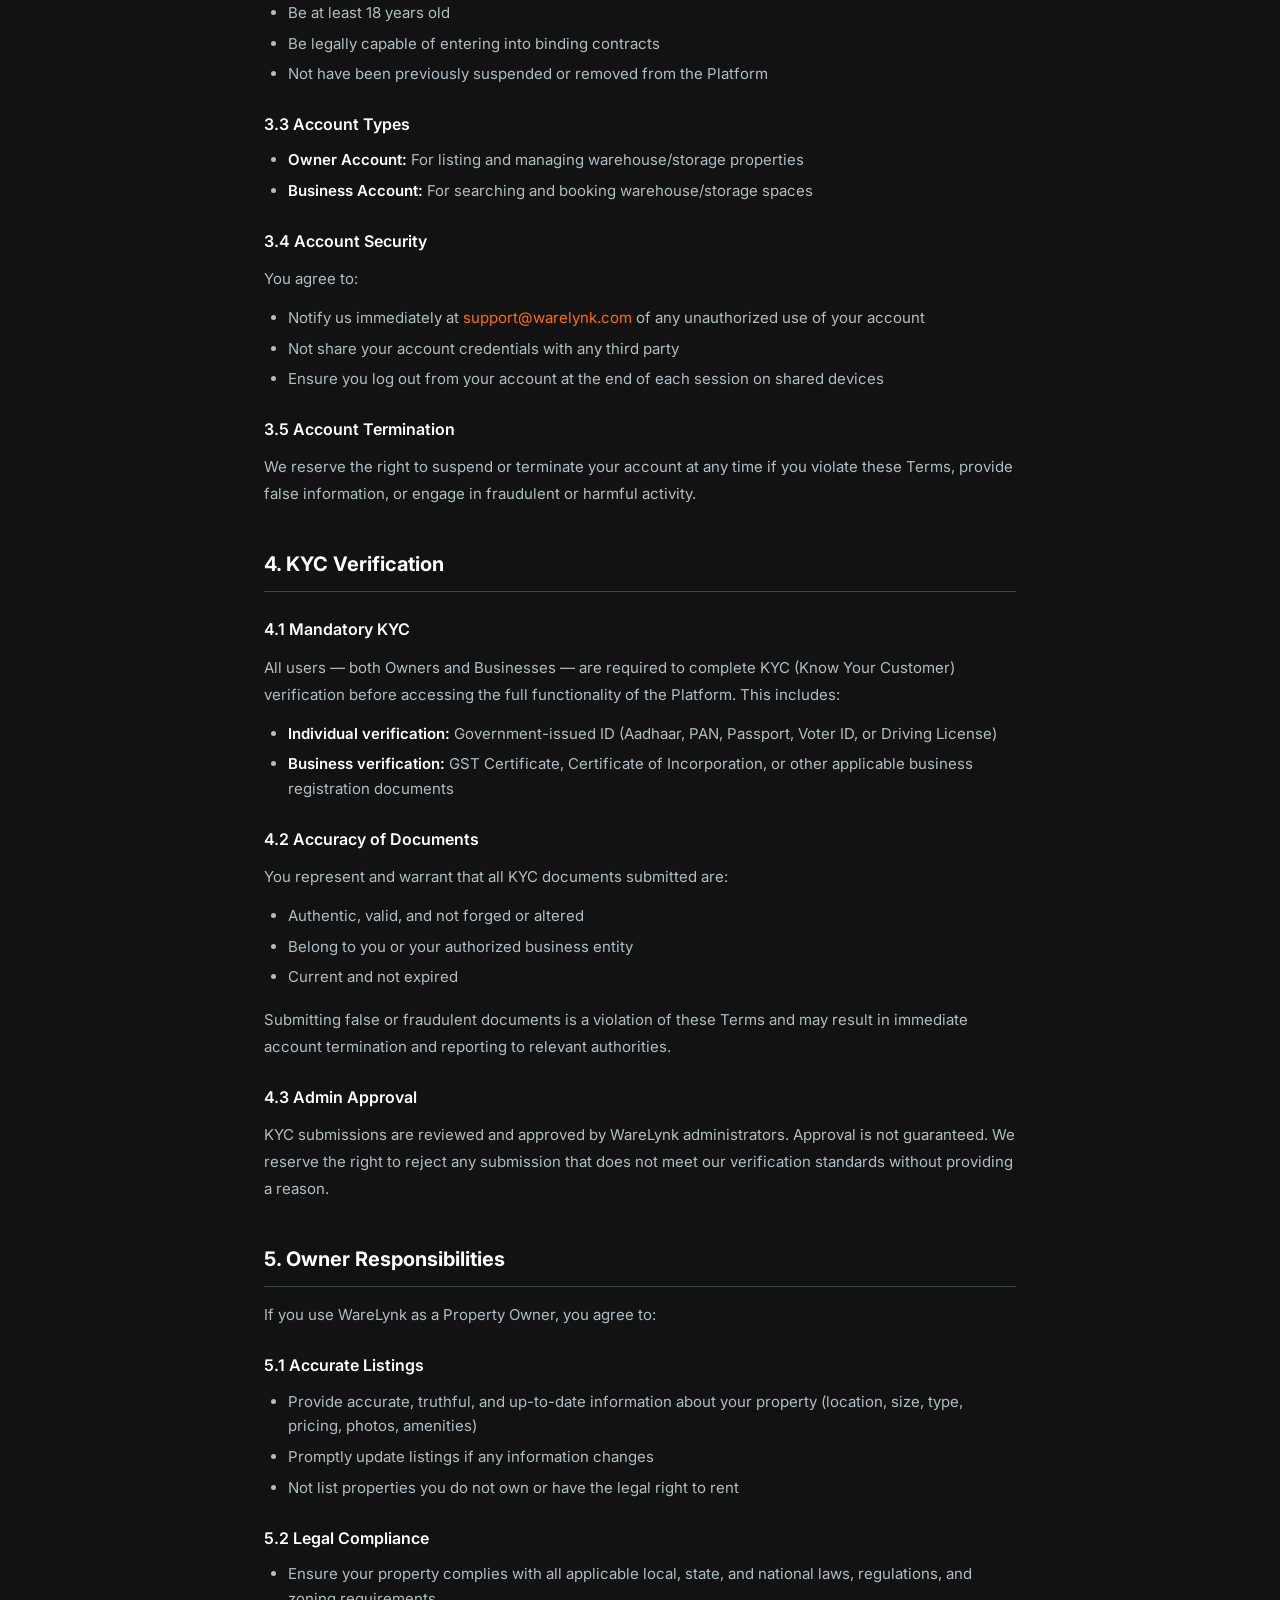
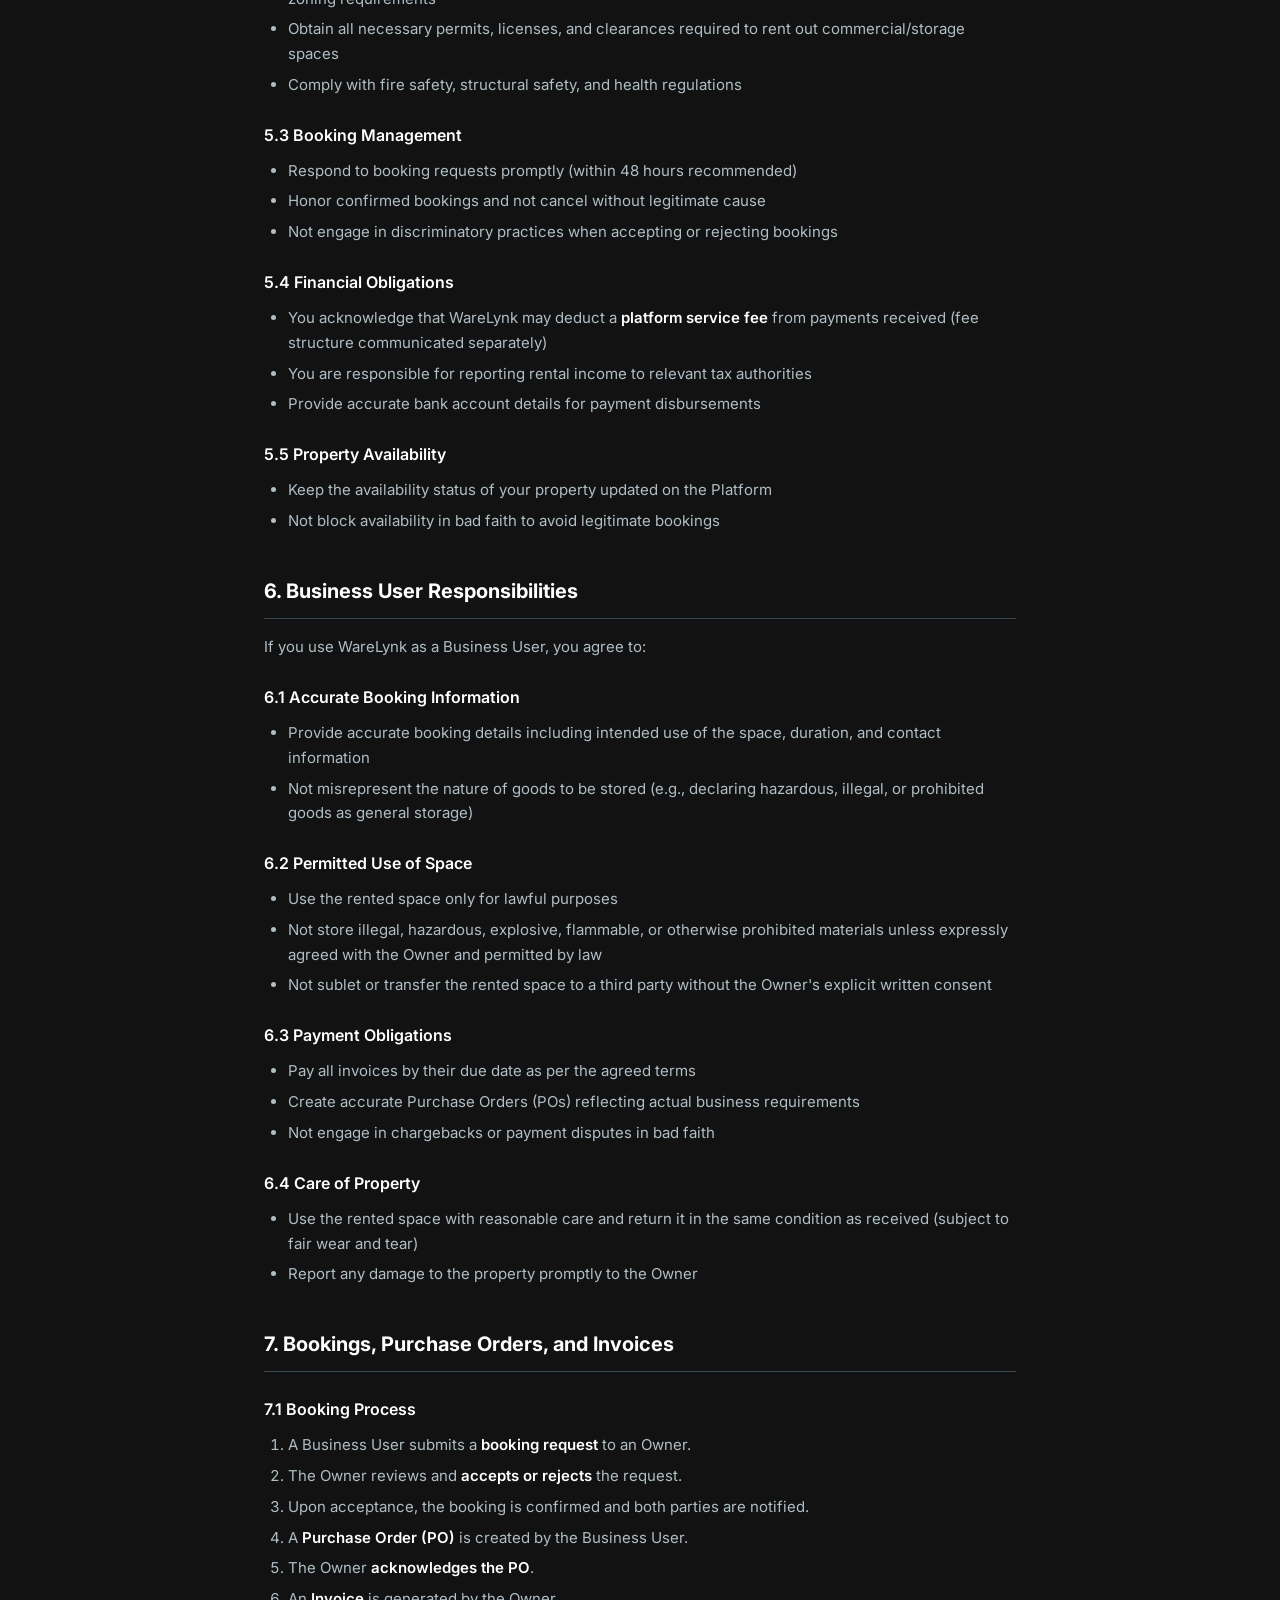
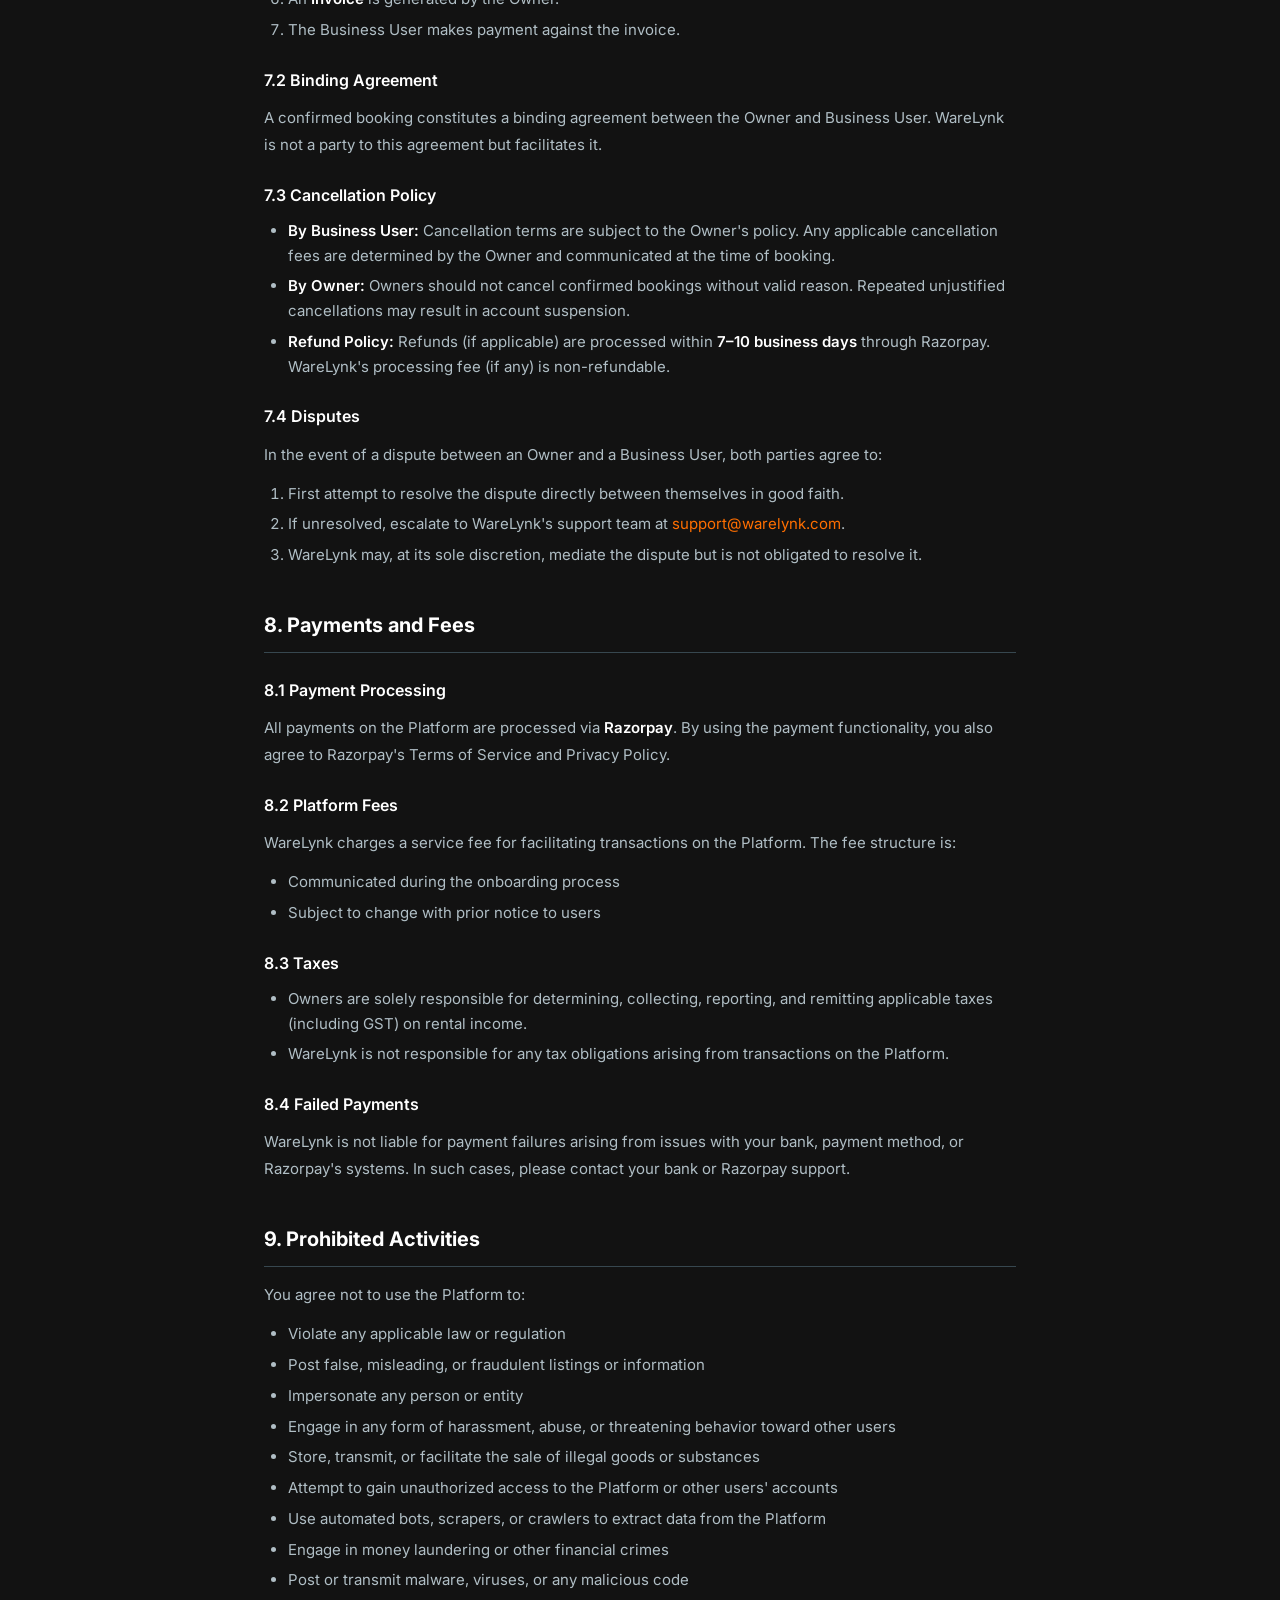
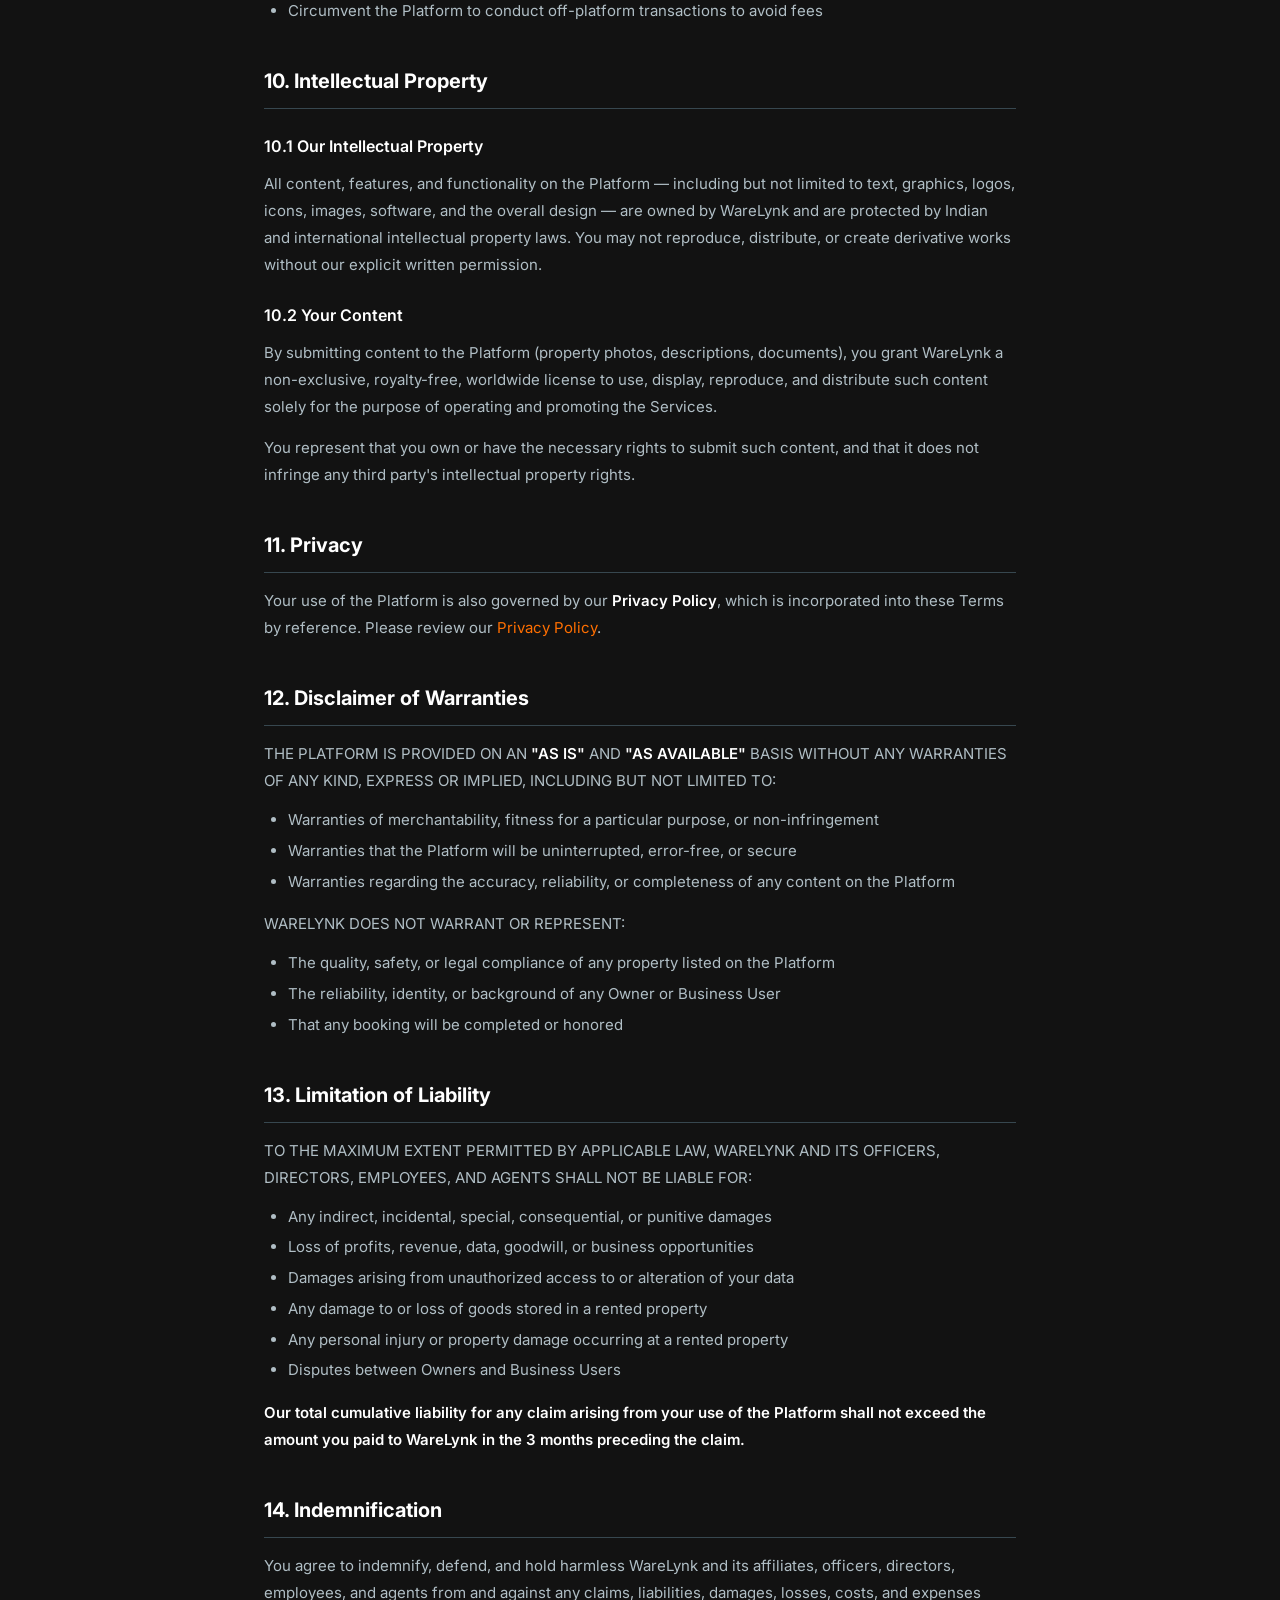
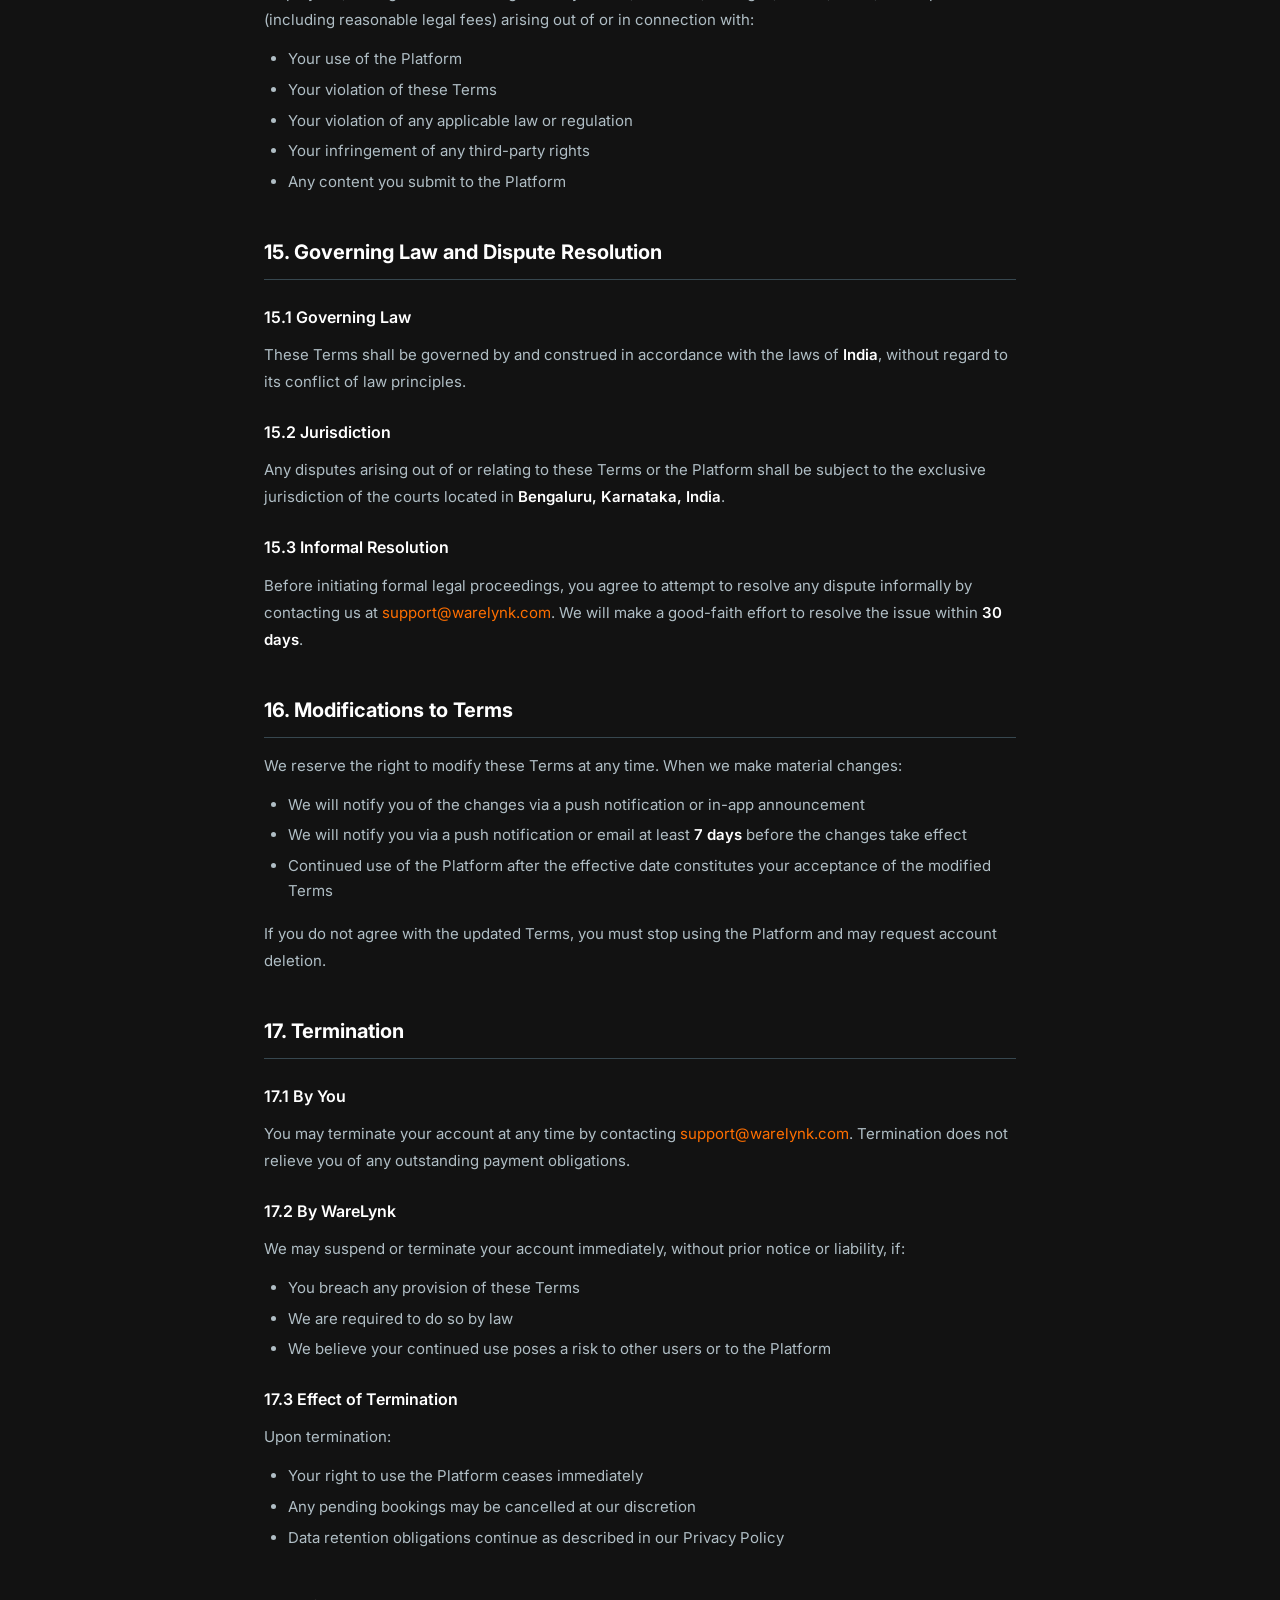
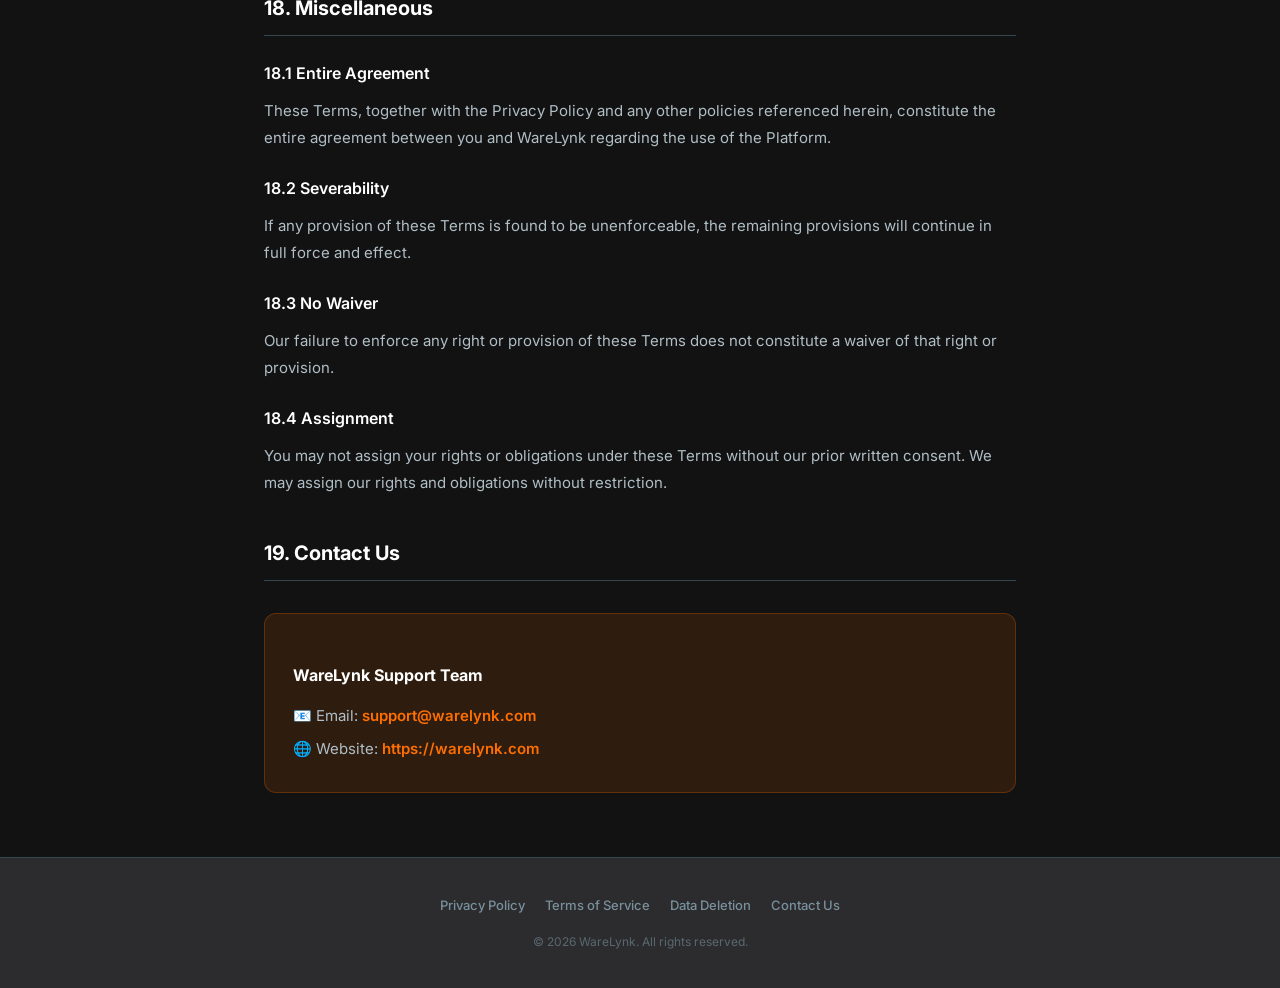
<file: terms-of-service.html>
<!DOCTYPE html>
<html lang="en">
<head>
  <meta charset="UTF-8" />
  <meta name="viewport" content="width=device-width, initial-scale=1.0" />
  <title>Terms of Service — WareLynk</title>
  <meta name="description" content="WareLynk Terms of Service — the rules and agreement governing your use of the WareLynk platform." />

  <!-- Favicon -->
  <link rel="icon" type="image/png" href="icon.png" />
  <link rel="apple-touch-icon" href="icon.png" />

  <!-- Open Graph -->
  <meta property="og:type" content="website" />
  <meta property="og:url" content="https://www.warelynk.com/terms-of-service.html" />
  <meta property="og:title" content="Terms of Service — WareLynk" />
  <meta property="og:description" content="WareLynk Terms of Service — the rules and agreement governing your use of the WareLynk platform." />
  <meta property="og:image" content="https://www.warelynk.com/icon.png" />
  <meta property="og:site_name" content="WareLynk" />

  <link rel="preconnect" href="https://fonts.googleapis.com" />
  <link rel="preconnect" href="https://fonts.gstatic.com" crossorigin />
  <link href="https://fonts.googleapis.com/css2?family=Inter:wght@400;500;600;700;800&display=swap" rel="stylesheet" />
  <link rel="stylesheet" href="style.css" />
</head>
<body>

  <!-- Header -->
  <header>
    <div class="header-inner">
      <a href="index.html" class="logo">
        <img src="icon.png" alt="WareLynk" class="logo-icon-img" />
        <span class="logo-name">WareLynk</span>
      </a>
      <nav id="main-nav">
        <a href="index.html">Home</a>
        <a href="privacy-policy.html">Privacy Policy</a>
        <a href="terms-of-service.html">Terms</a>
        <a href="data-deletion.html">Data Deletion</a>
      </nav>
      <button class="nav-toggle" id="nav-toggle" aria-label="Open menu">
        <span></span><span></span><span></span>
      </button>
    </div>
  </header>

  <!-- Page Hero -->
  <div class="page-hero">
    <p class="breadcrumb"><a href="index.html">WareLynk</a> &rsaquo; Terms of Service</p>
    <h1>Terms of Service</h1>
  </div>

  <!-- Content -->
  <div class="legal-content">

    <h2>1. Agreement to Terms</h2>
    <p>Welcome to <strong>WareLynk</strong>. These Terms of Service ("Terms") constitute a legally binding agreement between you ("User", "you", or "your") and <strong>WareLynk</strong> ("Company", "we", "our", or "us") governing your access to and use of the WareLynk mobile application and associated services (collectively, the "Platform" or "Services").</p>
    <p>By downloading, installing, or using the WareLynk app, you confirm that you:</p>
    <ul>
      <li>Are at least <strong>18 years of age</strong></li>
      <li>Have read, understood, and agree to be bound by these Terms</li>
      <li>Have the legal authority to enter into this agreement (if registering on behalf of a company)</li>
    </ul>
    <div class="notice-box">
      <p><strong>If you do not agree to these Terms, please do not use WareLynk.</strong></p>
    </div>

    <h2>2. Description of Services</h2>
    <p>WareLynk is a digital marketplace that connects:</p>
    <ul>
      <li><strong>Property Owners ("Owners"):</strong> Individuals or businesses who list warehouse and storage spaces for rent.</li>
      <li><strong>Business Users ("Businesses"):</strong> Individuals or companies seeking to rent warehouse or storage spaces.</li>
    </ul>
    <p>The Platform facilitates:</p>
    <ul>
      <li>Discovery and listing of storage properties</li>
      <li>Booking requests and confirmations</li>
      <li>Purchase Order (PO) creation and acknowledgment</li>
      <li>Invoice generation and payment processing</li>
      <li>KYC (Know Your Customer) verification for both Owners and Businesses</li>
      <li>Document management and communication</li>
    </ul>
    <p>WareLynk acts solely as a <strong>technology intermediary</strong>. We do not own, manage, or control any of the properties listed on the Platform, and we are not a party to any rental agreement between Owners and Businesses.</p>

    <h2>3. User Accounts and Eligibility</h2>

    <h3>3.1 Registration</h3>
    <p>To use the Platform, you must create an account by providing accurate, current, and complete information. You are responsible for maintaining the confidentiality of your login credentials and for all activity under your account.</p>

    <h3>3.2 Eligibility</h3>
    <p>You must:</p>
    <ul>
      <li>Be at least 18 years old</li>
      <li>Be legally capable of entering into binding contracts</li>
      <li>Not have been previously suspended or removed from the Platform</li>
    </ul>

    <h3>3.3 Account Types</h3>
    <ul>
      <li><strong>Owner Account:</strong> For listing and managing warehouse/storage properties</li>
      <li><strong>Business Account:</strong> For searching and booking warehouse/storage spaces</li>
    </ul>

    <h3>3.4 Account Security</h3>
    <p>You agree to:</p>
    <ul>
      <li>Notify us immediately at <a href="mailto:support@warelynk.com">support@warelynk.com</a> of any unauthorized use of your account</li>
      <li>Not share your account credentials with any third party</li>
      <li>Ensure you log out from your account at the end of each session on shared devices</li>
    </ul>

    <h3>3.5 Account Termination</h3>
    <p>We reserve the right to suspend or terminate your account at any time if you violate these Terms, provide false information, or engage in fraudulent or harmful activity.</p>

    <h2>4. KYC Verification</h2>

    <h3>4.1 Mandatory KYC</h3>
    <p>All users — both Owners and Businesses — are required to complete KYC (Know Your Customer) verification before accessing the full functionality of the Platform. This includes:</p>
    <ul>
      <li><strong>Individual verification:</strong> Government-issued ID (Aadhaar, PAN, Passport, Voter ID, or Driving License)</li>
      <li><strong>Business verification:</strong> GST Certificate, Certificate of Incorporation, or other applicable business registration documents</li>
    </ul>

    <h3>4.2 Accuracy of Documents</h3>
    <p>You represent and warrant that all KYC documents submitted are:</p>
    <ul>
      <li>Authentic, valid, and not forged or altered</li>
      <li>Belong to you or your authorized business entity</li>
      <li>Current and not expired</li>
    </ul>
    <p>Submitting false or fraudulent documents is a violation of these Terms and may result in immediate account termination and reporting to relevant authorities.</p>

    <h3>4.3 Admin Approval</h3>
    <p>KYC submissions are reviewed and approved by WareLynk administrators. Approval is not guaranteed. We reserve the right to reject any submission that does not meet our verification standards without providing a reason.</p>

    <h2>5. Owner Responsibilities</h2>
    <p>If you use WareLynk as a Property Owner, you agree to:</p>

    <h3>5.1 Accurate Listings</h3>
    <ul>
      <li>Provide accurate, truthful, and up-to-date information about your property (location, size, type, pricing, photos, amenities)</li>
      <li>Promptly update listings if any information changes</li>
      <li>Not list properties you do not own or have the legal right to rent</li>
    </ul>

    <h3>5.2 Legal Compliance</h3>
    <ul>
      <li>Ensure your property complies with all applicable local, state, and national laws, regulations, and zoning requirements</li>
      <li>Obtain all necessary permits, licenses, and clearances required to rent out commercial/storage spaces</li>
      <li>Comply with fire safety, structural safety, and health regulations</li>
    </ul>

    <h3>5.3 Booking Management</h3>
    <ul>
      <li>Respond to booking requests promptly (within 48 hours recommended)</li>
      <li>Honor confirmed bookings and not cancel without legitimate cause</li>
      <li>Not engage in discriminatory practices when accepting or rejecting bookings</li>
    </ul>

    <h3>5.4 Financial Obligations</h3>
    <ul>
      <li>You acknowledge that WareLynk may deduct a <strong>platform service fee</strong> from payments received (fee structure communicated separately)</li>
      <li>You are responsible for reporting rental income to relevant tax authorities</li>
      <li>Provide accurate bank account details for payment disbursements</li>
    </ul>

    <h3>5.5 Property Availability</h3>
    <ul>
      <li>Keep the availability status of your property updated on the Platform</li>
      <li>Not block availability in bad faith to avoid legitimate bookings</li>
    </ul>

    <h2>6. Business User Responsibilities</h2>
    <p>If you use WareLynk as a Business User, you agree to:</p>

    <h3>6.1 Accurate Booking Information</h3>
    <ul>
      <li>Provide accurate booking details including intended use of the space, duration, and contact information</li>
      <li>Not misrepresent the nature of goods to be stored (e.g., declaring hazardous, illegal, or prohibited goods as general storage)</li>
    </ul>

    <h3>6.2 Permitted Use of Space</h3>
    <ul>
      <li>Use the rented space only for lawful purposes</li>
      <li>Not store illegal, hazardous, explosive, flammable, or otherwise prohibited materials unless expressly agreed with the Owner and permitted by law</li>
      <li>Not sublet or transfer the rented space to a third party without the Owner's explicit written consent</li>
    </ul>

    <h3>6.3 Payment Obligations</h3>
    <ul>
      <li>Pay all invoices by their due date as per the agreed terms</li>
      <li>Create accurate Purchase Orders (POs) reflecting actual business requirements</li>
      <li>Not engage in chargebacks or payment disputes in bad faith</li>
    </ul>

    <h3>6.4 Care of Property</h3>
    <ul>
      <li>Use the rented space with reasonable care and return it in the same condition as received (subject to fair wear and tear)</li>
      <li>Report any damage to the property promptly to the Owner</li>
    </ul>

    <h2>7. Bookings, Purchase Orders, and Invoices</h2>

    <h3>7.1 Booking Process</h3>
    <ol>
      <li>A Business User submits a <strong>booking request</strong> to an Owner.</li>
      <li>The Owner reviews and <strong>accepts or rejects</strong> the request.</li>
      <li>Upon acceptance, the booking is confirmed and both parties are notified.</li>
      <li>A <strong>Purchase Order (PO)</strong> is created by the Business User.</li>
      <li>The Owner <strong>acknowledges the PO</strong>.</li>
      <li>An <strong>Invoice</strong> is generated by the Owner.</li>
      <li>The Business User makes payment against the invoice.</li>
    </ol>

    <h3>7.2 Binding Agreement</h3>
    <p>A confirmed booking constitutes a binding agreement between the Owner and Business User. WareLynk is not a party to this agreement but facilitates it.</p>

    <h3>7.3 Cancellation Policy</h3>
    <ul>
      <li><strong>By Business User:</strong> Cancellation terms are subject to the Owner's policy. Any applicable cancellation fees are determined by the Owner and communicated at the time of booking.</li>
      <li><strong>By Owner:</strong> Owners should not cancel confirmed bookings without valid reason. Repeated unjustified cancellations may result in account suspension.</li>
      <li><strong>Refund Policy:</strong> Refunds (if applicable) are processed within <strong>7–10 business days</strong> through Razorpay. WareLynk's processing fee (if any) is non-refundable.</li>
    </ul>

    <h3>7.4 Disputes</h3>
    <p>In the event of a dispute between an Owner and a Business User, both parties agree to:</p>
    <ol>
      <li>First attempt to resolve the dispute directly between themselves in good faith.</li>
      <li>If unresolved, escalate to WareLynk's support team at <a href="mailto:support@warelynk.com">support@warelynk.com</a>.</li>
      <li>WareLynk may, at its sole discretion, mediate the dispute but is not obligated to resolve it.</li>
    </ol>

    <h2>8. Payments and Fees</h2>

    <h3>8.1 Payment Processing</h3>
    <p>All payments on the Platform are processed via <strong>Razorpay</strong>. By using the payment functionality, you also agree to Razorpay's Terms of Service and Privacy Policy.</p>

    <h3>8.2 Platform Fees</h3>
    <p>WareLynk charges a service fee for facilitating transactions on the Platform. The fee structure is:</p>
    <ul>
      <li>Communicated during the onboarding process</li>
      <li>Subject to change with prior notice to users</li>
    </ul>

    <h3>8.3 Taxes</h3>
    <ul>
      <li>Owners are solely responsible for determining, collecting, reporting, and remitting applicable taxes (including GST) on rental income.</li>
      <li>WareLynk is not responsible for any tax obligations arising from transactions on the Platform.</li>
    </ul>

    <h3>8.4 Failed Payments</h3>
    <p>WareLynk is not liable for payment failures arising from issues with your bank, payment method, or Razorpay's systems. In such cases, please contact your bank or Razorpay support.</p>

    <h2>9. Prohibited Activities</h2>
    <p>You agree not to use the Platform to:</p>
    <ul>
      <li>Violate any applicable law or regulation</li>
      <li>Post false, misleading, or fraudulent listings or information</li>
      <li>Impersonate any person or entity</li>
      <li>Engage in any form of harassment, abuse, or threatening behavior toward other users</li>
      <li>Store, transmit, or facilitate the sale of illegal goods or substances</li>
      <li>Attempt to gain unauthorized access to the Platform or other users' accounts</li>
      <li>Use automated bots, scrapers, or crawlers to extract data from the Platform</li>
      <li>Engage in money laundering or other financial crimes</li>
      <li>Post or transmit malware, viruses, or any malicious code</li>
      <li>Circumvent the Platform to conduct off-platform transactions to avoid fees</li>
    </ul>

    <h2>10. Intellectual Property</h2>

    <h3>10.1 Our Intellectual Property</h3>
    <p>All content, features, and functionality on the Platform — including but not limited to text, graphics, logos, icons, images, software, and the overall design — are owned by WareLynk and are protected by Indian and international intellectual property laws. You may not reproduce, distribute, or create derivative works without our explicit written permission.</p>

    <h3>10.2 Your Content</h3>
    <p>By submitting content to the Platform (property photos, descriptions, documents), you grant WareLynk a non-exclusive, royalty-free, worldwide license to use, display, reproduce, and distribute such content solely for the purpose of operating and promoting the Services.</p>
    <p>You represent that you own or have the necessary rights to submit such content, and that it does not infringe any third party's intellectual property rights.</p>

    <h2>11. Privacy</h2>
    <p>Your use of the Platform is also governed by our <strong>Privacy Policy</strong>, which is incorporated into these Terms by reference. Please review our <a href="privacy-policy.html">Privacy Policy</a>.</p>

    <h2>12. Disclaimer of Warranties</h2>
    <p>THE PLATFORM IS PROVIDED ON AN <strong>"AS IS"</strong> AND <strong>"AS AVAILABLE"</strong> BASIS WITHOUT ANY WARRANTIES OF ANY KIND, EXPRESS OR IMPLIED, INCLUDING BUT NOT LIMITED TO:</p>
    <ul>
      <li>Warranties of merchantability, fitness for a particular purpose, or non-infringement</li>
      <li>Warranties that the Platform will be uninterrupted, error-free, or secure</li>
      <li>Warranties regarding the accuracy, reliability, or completeness of any content on the Platform</li>
    </ul>
    <p>WARELYNK DOES NOT WARRANT OR REPRESENT:</p>
    <ul>
      <li>The quality, safety, or legal compliance of any property listed on the Platform</li>
      <li>The reliability, identity, or background of any Owner or Business User</li>
      <li>That any booking will be completed or honored</li>
    </ul>

    <h2>13. Limitation of Liability</h2>
    <p>TO THE MAXIMUM EXTENT PERMITTED BY APPLICABLE LAW, WARELYNK AND ITS OFFICERS, DIRECTORS, EMPLOYEES, AND AGENTS SHALL NOT BE LIABLE FOR:</p>
    <ul>
      <li>Any indirect, incidental, special, consequential, or punitive damages</li>
      <li>Loss of profits, revenue, data, goodwill, or business opportunities</li>
      <li>Damages arising from unauthorized access to or alteration of your data</li>
      <li>Any damage to or loss of goods stored in a rented property</li>
      <li>Any personal injury or property damage occurring at a rented property</li>
      <li>Disputes between Owners and Business Users</li>
    </ul>
    <p><strong>Our total cumulative liability for any claim arising from your use of the Platform shall not exceed the amount you paid to WareLynk in the 3 months preceding the claim.</strong></p>

    <h2>14. Indemnification</h2>
    <p>You agree to indemnify, defend, and hold harmless WareLynk and its affiliates, officers, directors, employees, and agents from and against any claims, liabilities, damages, losses, costs, and expenses (including reasonable legal fees) arising out of or in connection with:</p>
    <ul>
      <li>Your use of the Platform</li>
      <li>Your violation of these Terms</li>
      <li>Your violation of any applicable law or regulation</li>
      <li>Your infringement of any third-party rights</li>
      <li>Any content you submit to the Platform</li>
    </ul>

    <h2>15. Governing Law and Dispute Resolution</h2>

    <h3>15.1 Governing Law</h3>
    <p>These Terms shall be governed by and construed in accordance with the laws of <strong>India</strong>, without regard to its conflict of law principles.</p>

    <h3>15.2 Jurisdiction</h3>
    <p>Any disputes arising out of or relating to these Terms or the Platform shall be subject to the exclusive jurisdiction of the courts located in <strong>Bengaluru, Karnataka, India</strong>.</p>

    <h3>15.3 Informal Resolution</h3>
    <p>Before initiating formal legal proceedings, you agree to attempt to resolve any dispute informally by contacting us at <a href="mailto:support@warelynk.com">support@warelynk.com</a>. We will make a good-faith effort to resolve the issue within <strong>30 days</strong>.</p>

    <h2>16. Modifications to Terms</h2>
    <p>We reserve the right to modify these Terms at any time. When we make material changes:</p>
    <ul>
      <li>We will notify you of the changes via a push notification or in-app announcement</li>
      <li>We will notify you via a push notification or email at least <strong>7 days</strong> before the changes take effect</li>
      <li>Continued use of the Platform after the effective date constitutes your acceptance of the modified Terms</li>
    </ul>
    <p>If you do not agree with the updated Terms, you must stop using the Platform and may request account deletion.</p>

    <h2>17. Termination</h2>

    <h3>17.1 By You</h3>
    <p>You may terminate your account at any time by contacting <a href="mailto:support@warelynk.com">support@warelynk.com</a>. Termination does not relieve you of any outstanding payment obligations.</p>

    <h3>17.2 By WareLynk</h3>
    <p>We may suspend or terminate your account immediately, without prior notice or liability, if:</p>
    <ul>
      <li>You breach any provision of these Terms</li>
      <li>We are required to do so by law</li>
      <li>We believe your continued use poses a risk to other users or to the Platform</li>
    </ul>

    <h3>17.3 Effect of Termination</h3>
    <p>Upon termination:</p>
    <ul>
      <li>Your right to use the Platform ceases immediately</li>
      <li>Any pending bookings may be cancelled at our discretion</li>
      <li>Data retention obligations continue as described in our Privacy Policy</li>
    </ul>

    <h2>18. Miscellaneous</h2>

    <h3>18.1 Entire Agreement</h3>
    <p>These Terms, together with the Privacy Policy and any other policies referenced herein, constitute the entire agreement between you and WareLynk regarding the use of the Platform.</p>

    <h3>18.2 Severability</h3>
    <p>If any provision of these Terms is found to be unenforceable, the remaining provisions will continue in full force and effect.</p>

    <h3>18.3 No Waiver</h3>
    <p>Our failure to enforce any right or provision of these Terms does not constitute a waiver of that right or provision.</p>

    <h3>18.4 Assignment</h3>
    <p>You may not assign your rights or obligations under these Terms without our prior written consent. We may assign our rights and obligations without restriction.</p>

    <h2>19. Contact Us</h2>
    <div class="contact-box">
      <h3>WareLynk Support Team</h3>
      <p>📧 Email: <a href="mailto:support@warelynk.com">support@warelynk.com</a></p>
      <p>🌐 Website: <a href="https://warelynk.com">https://warelynk.com</a></p>
    </div>


  </div>

  <!-- Footer -->
  <footer>
    <div class="footer-inner">
      <div class="footer-links">
        <a href="privacy-policy.html">Privacy Policy</a>
        <a href="terms-of-service.html">Terms of Service</a>
        <a href="data-deletion.html">Data Deletion</a>
        <a href="mailto:support@warelynk.com">Contact Us</a>
      </div>
      <p class="footer-copy">&copy; 2026 WareLynk. All rights reserved.</p>
    </div>
  </footer>

  <script>
    var t = document.getElementById("nav-toggle");
    var n = document.getElementById("main-nav");
    t.addEventListener("click", function() {
      n.classList.toggle("nav-open");
      t.classList.toggle("open");
    });
  </script>
</body>
</html>
</file>
<file: style.css>
/* WareLynk Website — Shared Styles */
/* Theme: Dark background (#121212) + Orange accent (#ff6f00) — matches the app */

@import url('https://fonts.googleapis.com/css2?family=Inter:wght@400;500;600;700;800&display=swap');

:root {
  --orange: #ff6f00;
  --orange-dark: #e65100;
  --orange-light: rgba(255, 111, 0, 0.12);
  --dark: #2C2C2E;
  --bg: #121212;
  --bg-alt: #1e1e1e;
  --surface: #263238;
  --surface-light: #37474f;
  --text: #ffffff;
  --text-secondary: #b0bec5;
  --text-muted: #78909c;
  --border: #37474f;
  --border-light: #455a64;

  /* Single source of truth for all content widths */
  --content-max: 1100px;
  --section-pad-x: 40px;
}

* {
  margin: 0;
  padding: 0;
  box-sizing: border-box;
}

html {
  scroll-behavior: smooth;
}

body {
  font-family: 'Inter', -apple-system, BlinkMacSystemFont, "Segoe UI", Roboto, sans-serif;
  color: var(--text);
  background: var(--bg);
  font-size: 16px;
  line-height: 1.7;
}

/* ─── Header ─────────────────────────────────────────── */

header {
  background: var(--dark);
  padding: 0;
  position: sticky;
  top: 0;
  z-index: 100;
  box-shadow: 0 2px 8px rgba(0,0,0,0.4);
  border-bottom: 1px solid #3C3C3E;
}

.header-inner {
  max-width: var(--content-max);
  width: 100%;
  margin: 0 auto;
  padding: 0 var(--section-pad-x);
  display: flex;
  align-items: center;
  justify-content: space-between;
  height: 60px;
}

.logo {
  display: flex;
  align-items: center;
  gap: 10px;
  text-decoration: none;
}

.logo-icon-img {
  width: 32px;
  height: 32px;
  border-radius: 8px;
  object-fit: cover;
  display: block;
}

.logo-name {
  font-size: 18px;
  font-weight: 700;
  color: var(--text);
  letter-spacing: 0.3px;
}

/* Hamburger button — hidden on desktop, shown on mobile */
.nav-toggle {
  display: none;
  flex-direction: column;
  justify-content: center;
  gap: 5px;
  background: none;
  border: none;
  cursor: pointer;
  padding: 4px;
  width: 36px;
  height: 36px;
  flex-shrink: 0;
}

.nav-toggle span {
  display: block;
  width: 22px;
  height: 2px;
  background: var(--text-secondary);
  border-radius: 2px;
  transition: all 0.25s ease;
  transform-origin: center;
}

.nav-toggle.open span:nth-child(1) { transform: translateY(7px) rotate(45deg); }
.nav-toggle.open span:nth-child(2) { opacity: 0; transform: scaleX(0); }
.nav-toggle.open span:nth-child(3) { transform: translateY(-7px) rotate(-45deg); }

nav {
  display: flex;
  gap: 8px;
}

nav a {
  color: var(--text-secondary);
  text-decoration: none;
  font-size: 13px;
  font-weight: 500;
  padding: 6px 10px;
  border-radius: 6px;
  transition: all 0.2s;
}

nav a:hover {
  color: var(--text);
  background: rgba(255,255,255,0.08);
}

/* ─── Hero (index only) ───────────────────────────────── */

.hero {
  background: linear-gradient(135deg, var(--bg) 0%, #1a1a1a 100%);
  color: var(--text);
  padding: 96px 24px;
  text-align: center;
  border-bottom: 1px solid var(--border);
  position: relative;
  overflow: hidden;
}

.hero::before {
  content: '';
  position: absolute;
  top: -120px;
  left: 50%;
  transform: translateX(-50%);
  width: 600px;
  height: 600px;
  background: radial-gradient(circle, rgba(255, 111, 0, 0.08) 0%, transparent 70%);
  pointer-events: none;
}

.hero-badge {
  display: inline-block;
  background: var(--orange-light);
  color: var(--orange);
  font-size: 12px;
  font-weight: 600;
  padding: 4px 14px;
  border-radius: 20px;
  letter-spacing: 0.5px;
  text-transform: uppercase;
  margin-bottom: 24px;
  border: 1px solid rgba(255, 111, 0, 0.25);
}

.hero h1 {
  font-size: 48px;
  font-weight: 800;
  line-height: 1.12;
  margin-bottom: 20px;
  letter-spacing: -1px;
  color: var(--text);
}

.hero h1 span {
  color: var(--orange);
}

.hero p {
  font-size: 18px;
  color: var(--text-secondary);
  max-width: 500px;
  margin: 0 auto 36px;
  font-weight: 400;
}

.app-badge {
  display: inline-flex;
  align-items: center;
  gap: 10px;
  background: var(--orange);
  padding: 14px 28px;
  border-radius: 12px;
  color: white;
  text-decoration: none;
  font-size: 15px;
  font-weight: 600;
  transition: all 0.2s;
  box-shadow: 0 4px 20px rgba(255, 111, 0, 0.35);
}

.app-badge:hover {
  background: var(--orange-dark);
  box-shadow: 0 6px 24px rgba(255, 111, 0, 0.45);
  transform: translateY(-1px);
}

/* ─── Features (index only) ──────────────────────────── */

.features {
  padding: 80px var(--section-pad-x);
  background: var(--bg-alt);
}

.section-title {
  text-align: center;
  font-size: 30px;
  font-weight: 700;
  color: var(--text);
  margin-bottom: 10px;
  letter-spacing: -0.3px;
}

.section-subtitle {
  text-align: center;
  color: var(--text-secondary);
  margin-bottom: 48px;
  font-size: 16px;
}

.features-grid {
  max-width: var(--content-max);
  margin: 0 auto;
  display: grid;
  grid-template-columns: repeat(auto-fit, minmax(240px, 1fr));
  gap: 20px;
}

.feature-card {
  background: var(--surface);
  padding: 28px;
  border-radius: 16px;
  border: 1px solid var(--border);
  text-align: center;
  transition: border-color 0.2s, transform 0.2s;
}

.feature-card:hover {
  border-color: var(--orange);
  transform: translateY(-2px);
}

.feature-icon {
  font-size: 36px;
  margin-bottom: 16px;
}

.feature-card h3 {
  font-size: 17px;
  font-weight: 600;
  color: var(--text);
  margin-bottom: 8px;
}

.feature-card p {
  font-size: 14px;
  color: var(--text-muted);
  line-height: 1.65;
}

/* ─── Roles Section ──────────────────────────────────── */

.roles {
  padding: 80px var(--section-pad-x);
  background: var(--bg);
  border-top: 1px solid var(--border);
}

.roles-grid {
  max-width: var(--content-max);
  margin: 0 auto;
  display: grid;
  grid-template-columns: repeat(auto-fit, minmax(260px, 1fr));
  gap: 24px;
  align-items: start;
}

.role-card {
  background: var(--surface);
  border: 1px solid var(--border);
  border-radius: 20px;
  padding: 32px 28px;
  position: relative;
  transition: border-color 0.2s, transform 0.2s;
}

.role-card:hover {
  border-color: var(--border-light);
  transform: translateY(-2px);
}

.role-card--featured {
  border-color: var(--orange);
  box-shadow: 0 0 0 1px var(--orange), 0 8px 32px rgba(255, 111, 0, 0.12);
}

.role-card--featured:hover {
  border-color: var(--orange);
  transform: translateY(-2px);
}

.role-badge-top {
  position: absolute;
  top: -13px;
  left: 50%;
  transform: translateX(-50%);
  background: var(--orange);
  color: white;
  font-size: 11px;
  font-weight: 700;
  letter-spacing: 0.5px;
  text-transform: uppercase;
  padding: 4px 14px;
  border-radius: 20px;
  white-space: nowrap;
}

.role-icon-wrap {
  width: 56px;
  height: 56px;
  border-radius: 16px;
  display: flex;
  align-items: center;
  justify-content: center;
  font-size: 28px;
  margin-bottom: 20px;
}

.role-owner  { background: rgba(76, 175, 80, 0.12); }
.role-business { background: rgba(33, 150, 243, 0.12); }
.role-dual   { background: var(--orange-light); }

.role-card h3 {
  font-size: 20px;
  font-weight: 700;
  color: var(--text);
  margin-bottom: 6px;
}

.role-tagline {
  font-size: 13px;
  color: var(--orange);
  font-weight: 500;
  margin-bottom: 20px !important;
}

.role-list {
  list-style: none;
  padding: 0;
  margin: 0;
  display: flex;
  flex-direction: column;
  gap: 10px;
}

.role-list li {
  font-size: 14px;
  color: var(--text-secondary);
  padding-left: 20px;
  position: relative;
  line-height: 1.5;
}

.role-list li::before {
  content: '✓';
  position: absolute;
  left: 0;
  color: var(--orange);
  font-weight: 700;
  font-size: 13px;
}

/* ─── How It Works ────────────────────────────────────── */

.how-it-works {
  padding: 80px var(--section-pad-x);
  background: var(--bg-alt);
  border-top: 1px solid var(--border);
}

.hiw-container {
  max-width: var(--content-max);
  margin: 0 auto;
  display: grid;
  grid-template-columns: 1fr 1px 1fr;
  gap: 0 40px;
  align-items: start;
}

.hiw-divider {
  background: var(--border);
  width: 1px;
  height: 100%;
  min-height: 320px;
}

.hiw-role-label {
  display: inline-block;
  font-size: 12px;
  font-weight: 700;
  letter-spacing: 0.6px;
  text-transform: uppercase;
  padding: 5px 14px;
  border-radius: 20px;
  margin-bottom: 28px;
}

.hiw-label-owner {
  background: rgba(76, 175, 80, 0.12);
  color: #4caf50;
  border: 1px solid rgba(76, 175, 80, 0.2);
}

.hiw-label-business {
  background: rgba(33, 150, 243, 0.12);
  color: #64b5f6;
  border: 1px solid rgba(33, 150, 243, 0.2);
}

.hiw-steps {
  display: flex;
  flex-direction: column;
  gap: 24px;
}

.hiw-step {
  display: flex;
  gap: 16px;
  align-items: flex-start;
}

.hiw-step-num {
  flex-shrink: 0;
  width: 32px;
  height: 32px;
  border-radius: 50%;
  background: var(--orange-light);
  border: 1px solid rgba(255, 111, 0, 0.25);
  color: var(--orange);
  font-size: 14px;
  font-weight: 700;
  display: flex;
  align-items: center;
  justify-content: center;
}

.hiw-step-body h4 {
  font-size: 15px;
  font-weight: 600;
  color: var(--text);
  margin-bottom: 5px;
}

.hiw-step-body p {
  font-size: 14px;
  color: var(--text-muted);
  line-height: 1.65;
}

/* ─── Legal Links Section (index only) ───────────────── */

.legal-links {
  padding: 64px var(--section-pad-x);
  background: var(--bg);
  border-top: 1px solid var(--border);
}

.legal-links-inner {
  max-width: 680px;
  margin: 0 auto;
  text-align: center;
}

.legal-links h2 {
  font-size: 24px;
  font-weight: 700;
  color: var(--text);
  margin-bottom: 10px;
}

.legal-links p {
  color: var(--text-secondary);
  margin-bottom: 32px;
  font-size: 15px;
}

.legal-links-grid {
  display: flex;
  flex-wrap: wrap;
  gap: 12px;
  justify-content: center;
}

.legal-link-btn {
  display: inline-flex;
  align-items: center;
  gap: 8px;
  background: var(--surface);
  border: 1px solid var(--border);
  color: var(--text-secondary);
  text-decoration: none;
  padding: 12px 22px;
  border-radius: 10px;
  font-size: 14px;
  font-weight: 500;
  transition: all 0.2s;
}

.legal-link-btn:hover {
  border-color: var(--orange);
  color: var(--orange);
  background: var(--orange-light);
}

/* ─── Legal Page ──────────────────────────────────────── */

.page-hero {
  background: var(--dark);
  padding: 56px 24px 44px;
  text-align: center;
  border-bottom: 1px solid var(--border);
}

.page-hero .breadcrumb {
  font-size: 13px;
  color: var(--text-muted);
  margin-bottom: 12px;
}

.page-hero .breadcrumb a {
  color: var(--text-muted);
  text-decoration: none;
}

.page-hero .breadcrumb a:hover {
  color: var(--orange);
}

.page-hero h1 {
  font-size: 32px;
  font-weight: 800;
  color: var(--text);
  margin-bottom: 10px;
  letter-spacing: -0.5px;
}

.page-hero .meta {
  font-size: 13px;
  color: var(--text-muted);
}

.page-hero .meta span {
  display: inline-block;
  background: var(--orange-light);
  color: var(--orange);
  padding: 3px 10px;
  border-radius: 20px;
  font-weight: 600;
  font-size: 12px;
  margin-right: 8px;
  border: 1px solid rgba(255, 111, 0, 0.2);
}

/* ─── Legal Content ───────────────────────────────────── */

.legal-content {
  max-width: 800px;
  margin: 0 auto;
  padding: 48px 24px 64px;
}

.legal-content h2 {
  font-size: 20px;
  font-weight: 700;
  color: var(--text);
  margin: 40px 0 14px;
  padding-bottom: 10px;
  border-bottom: 1px solid var(--border);
}

.legal-content h2:first-child {
  margin-top: 0;
}

.legal-content h3 {
  font-size: 16px;
  font-weight: 600;
  color: var(--text);
  margin: 24px 0 10px;
}

.legal-content p {
  margin-bottom: 14px;
  color: var(--text-secondary);
  font-size: 15px;
  line-height: 1.8;
}

.legal-content ul, .legal-content ol {
  margin: 10px 0 16px 24px;
}

.legal-content li {
  margin-bottom: 6px;
  font-size: 15px;
  color: var(--text-secondary);
  line-height: 1.65;
}

.legal-content strong {
  color: var(--text);
  font-weight: 600;
}

.legal-content a {
  color: var(--orange);
  text-decoration: none;
}

.legal-content a:hover {
  text-decoration: underline;
}

/* Table */
.legal-content table {
  width: 100%;
  border-collapse: collapse;
  margin: 16px 0 24px;
  font-size: 14px;
}

.legal-content th {
  background: var(--surface);
  padding: 10px 14px;
  text-align: left;
  font-weight: 600;
  color: var(--text);
  border: 1px solid var(--border);
}

.legal-content td {
  padding: 10px 14px;
  border: 1px solid var(--border);
  color: var(--text-secondary);
  vertical-align: top;
}

.legal-content tr:nth-child(even) td {
  background: var(--bg-alt);
}

/* Contact box */
.contact-box {
  background: var(--orange-light);
  border: 1px solid rgba(255, 111, 0, 0.25);
  border-radius: 12px;
  padding: 24px 28px;
  margin-top: 32px;
}

.contact-box h3 {
  font-size: 16px;
  font-weight: 700;
  color: var(--text);
  margin-bottom: 12px !important;
}

.contact-box p {
  font-size: 15px;
  margin-bottom: 6px !important;
  color: var(--text-secondary);
}

.contact-box a {
  color: var(--orange);
  font-weight: 600;
}

/* Notice box */
.notice-box {
  background: rgba(255, 111, 0, 0.06);
  border-left: 4px solid var(--orange);
  padding: 16px 20px;
  border-radius: 0 8px 8px 0;
  margin: 20px 0;
}

.notice-box p {
  margin: 0 !important;
  font-size: 14px;
  color: var(--text-muted);
}

/* ─── Footer ──────────────────────────────────────────── */

footer {
  background: var(--dark);
  color: var(--text-muted);
  padding: 36px 24px;
  text-align: center;
  border-top: 1px solid var(--border);
}

.footer-inner {
  max-width: var(--content-max);
  margin: 0 auto;
}

.footer-links {
  display: flex;
  flex-wrap: wrap;
  justify-content: center;
  gap: 6px 20px;
  margin-bottom: 16px;
}

.footer-links a {
  color: var(--text-muted);
  text-decoration: none;
  font-size: 13px;
  font-weight: 500;
  transition: color 0.2s;
}

.footer-links a:hover {
  color: var(--orange);
}

.footer-copy {
  font-size: 12px;
  color: var(--text-muted);
  opacity: 0.6;
}

/* ─── Screenshots Section ─────────────────────────────── */

.screenshots {
  padding: 64px 24px;
  background: var(--bg);
  overflow: hidden;
}

.screenshots-scroll {
  display: flex;
  gap: 20px;
  overflow-x: auto;
  padding: 16px 4px 24px;
  max-width: 1100px;
  margin: 0 auto;
  scroll-snap-type: x mandatory;
  -webkit-overflow-scrolling: touch;
}

.screenshots-scroll::-webkit-scrollbar {
  height: 6px;
}

.screenshots-scroll::-webkit-scrollbar-track {
  background: var(--bg-alt);
  border-radius: 3px;
}

.screenshots-scroll::-webkit-scrollbar-thumb {
  background: var(--border);
  border-radius: 3px;
}

.screenshots-scroll::-webkit-scrollbar-thumb:hover {
  background: var(--orange);
}

/* Fixed-size phone frame card — crops the top portion of the screenshot */
.screenshot-frame {
  flex-shrink: 0;
  width: 200px;
  border-radius: 28px;
  border: 2px solid var(--border);
  overflow: hidden;
  background: var(--surface);
  transition: border-color 0.25s, transform 0.25s, box-shadow 0.25s;
  display: flex;
  flex-direction: column;
  margin: 0;
  padding: 0;
  cursor: pointer;
  scroll-snap-align: start;
}

/* Fixed height crop — shows top portion of the screenshot like a phone preview */
.screenshot-thumb {
  position: relative;
  width: 100%;
  height: 360px;
  overflow: hidden;
}

.screenshot-img {
  width: 100%;
  height: 100%;
  object-fit: cover;
  object-position: top;
  display: block;
  transition: transform 0.3s ease;
}

/* Subtle overlay hint that appears on hover/focus */
.screenshot-tap-hint {
  position: absolute;
  bottom: 0;
  left: 0;
  right: 0;
  padding: 28px 8px 12px;
  background: linear-gradient(to bottom, transparent, rgba(0,0,0,0.7));
  color: #fff;
  font-size: 11px;
  font-weight: 600;
  text-align: center;
  letter-spacing: 0.05em;
  text-transform: uppercase;
  opacity: 0;
  transition: opacity 0.25s;
}

.screenshot-caption {
  display: block;
  text-align: center;
  font-size: 12px;
  font-weight: 600;
  color: var(--text-secondary);
  padding: 10px 8px;
  background: var(--surface);
  letter-spacing: 0.02em;
  text-transform: uppercase;
  border-top: 1px solid var(--border);
}

.screenshot-frame:hover,
.screenshot-frame:focus {
  border-color: var(--orange);
  transform: translateY(-6px);
  box-shadow: 0 16px 40px rgba(255, 111, 0, 0.18);
  outline: none;
}

.screenshot-frame:hover .screenshot-img,
.screenshot-frame:focus .screenshot-img {
  transform: scale(1.03);
}

.screenshot-frame:hover .screenshot-tap-hint,
.screenshot-frame:focus .screenshot-tap-hint {
  opacity: 1;
}

/* Lightbox overlay */
.lightbox {
  display: none;
  position: fixed;
  inset: 0;
  background: rgba(0, 0, 0, 0.92);
  z-index: 9999;
  align-items: center;
  justify-content: center;
  padding: 24px;
}

.lightbox.open {
  display: flex;
}

.lightbox-img {
  max-height: 90vh;
  max-width: min(420px, 90vw);
  width: auto;
  border-radius: 24px;
  box-shadow: 0 24px 80px rgba(0, 0, 0, 0.8);
  display: block;
}

.lightbox-close {
  position: fixed;
  top: 20px;
  right: 24px;
  width: 40px;
  height: 40px;
  border-radius: 50%;
  background: rgba(255,255,255,0.12);
  border: none;
  color: #fff;
  font-size: 22px;
  line-height: 1;
  cursor: pointer;
  display: flex;
  align-items: center;
  justify-content: center;
  transition: background 0.2s;
  z-index: 10000;
}

.lightbox-close:hover {
  background: var(--orange);
}

/* Coming Soon Modal */
.coming-soon-modal {
  display: none;
  position: fixed;
  inset: 0;
  background: rgba(0, 0, 0, 0.78);
  z-index: 10001;
  align-items: center;
  justify-content: center;
  padding: 20px;
}

.coming-soon-modal.open {
  display: flex;
}

.coming-soon-card {
  width: min(440px, 100%);
  background: var(--surface);
  border: 1px solid var(--border-light);
  border-radius: 18px;
  padding: 28px 24px 22px;
  text-align: center;
  position: relative;
  box-shadow: 0 20px 56px rgba(0, 0, 0, 0.45);
}

.coming-soon-close {
  position: absolute;
  top: 12px;
  right: 12px;
  width: 34px;
  height: 34px;
  border-radius: 50%;
  border: none;
  background: rgba(255,255,255,0.1);
  color: var(--text);
  font-size: 20px;
  cursor: pointer;
  display: flex;
  align-items: center;
  justify-content: center;
  transition: background 0.2s ease;
}

.coming-soon-close:hover {
  background: var(--orange);
}

.coming-soon-icon {
  font-size: 34px;
  margin-bottom: 10px;
}

.coming-soon-card h3 {
  font-size: 24px;
  line-height: 1.2;
  margin-bottom: 10px;
  color: var(--text);
}

.coming-soon-card p {
  color: var(--text-secondary);
  font-size: 15px;
  line-height: 1.6;
  margin: 0 auto 20px;
  max-width: 320px;
}

.coming-soon-btn {
  border: none;
  background: var(--orange);
  color: #fff;
  font-size: 14px;
  font-weight: 600;
  border-radius: 10px;
  padding: 10px 22px;
  cursor: pointer;
  transition: background 0.2s ease, transform 0.2s ease;
}

.coming-soon-btn:hover {
  background: var(--orange-dark);
  transform: translateY(-1px);
}

/* ─── Responsive ──────────────────────────────────────── */

/* ── Large screens: tighten section padding slightly ── */
@media (max-width: 1280px) {
  :root { --section-pad-x: 32px; }
}

/* ── Tablet (1024px) ─────────────────────────────────── */
@media (max-width: 1024px) {
  :root { --section-pad-x: 28px; }

  .hero { padding: 80px var(--section-pad-x); }
  .hero h1 { font-size: 40px; }
  .hero p { font-size: 17px; }

  .section-title { font-size: 26px; }

  .features-grid {
    grid-template-columns: repeat(auto-fit, minmax(200px, 1fr));
  }

  .roles-grid {
    grid-template-columns: repeat(auto-fit, minmax(240px, 1fr));
  }

  .hiw-container { gap: 0 28px; }
}

/* ── Small tablet / large mobile (768px) ─────────────── */
@media (max-width: 768px) {
  :root { --section-pad-x: 20px; }

  .hero h1 { font-size: 34px; }

  .hiw-container {
    grid-template-columns: 1fr;
    gap: 40px 0;
  }
  .hiw-divider {
    width: 100%;
    height: 1px;
    min-height: unset;
  }

  .roles-grid {
    grid-template-columns: 1fr;
    max-width: 480px;
  }

  .features-grid {
    grid-template-columns: repeat(auto-fit, minmax(200px, 1fr));
  }

  .screenshot-frame { width: 170px; }
  .screenshot-thumb { height: 300px; }
}

/* ── Mobile (600px) — hamburger kicks in ─────────────── */
@media (max-width: 600px) {
  :root { --section-pad-x: 16px; }

  /* Show hamburger, hide desktop nav */
  .nav-toggle { display: flex; }

  nav#main-nav {
    display: none;
    position: absolute;
    top: 61px;
    left: 0;
    right: 0;
    background: var(--dark);
    border-bottom: 1px solid var(--border);
    flex-direction: column;
    padding: 8px 16px 16px;
    gap: 2px;
    z-index: 99;
    box-shadow: 0 8px 24px rgba(0,0,0,0.4);
  }

  nav#main-nav.nav-open { display: flex; }

  nav#main-nav a {
    padding: 12px 14px;
    font-size: 15px;
    border-radius: 8px;
    color: var(--text-secondary);
  }

  nav#main-nav a:hover {
    background: rgba(255,255,255,0.07);
    color: var(--text);
  }

  .hero { padding: 64px var(--section-pad-x); }
  .hero h1 { font-size: 30px; letter-spacing: -0.3px; }
  .hero p { font-size: 16px; }

  .features { padding: 56px var(--section-pad-x); }
  .roles { padding: 56px var(--section-pad-x); }
  .how-it-works { padding: 56px var(--section-pad-x); }
  .screenshots { padding: 56px var(--section-pad-x); }
  .legal-links { padding: 48px var(--section-pad-x); }

  .section-title { font-size: 22px; }
  .section-subtitle { font-size: 14px; }

  .page-hero { padding: 40px var(--section-pad-x) 32px; }
  .page-hero h1 { font-size: 24px; }

  .legal-content { padding: 32px var(--section-pad-x) 48px; }
  .legal-content h2 { font-size: 18px; }

  .screenshot-frame { width: 160px; border-radius: 22px; }
  .screenshot-thumb { height: 280px; }

  .role-card { padding: 24px 20px; }
  .hiw-step-num { width: 28px; height: 28px; font-size: 13px; }

  .coming-soon-card {
    border-radius: 14px;
    padding: 24px 18px 20px;
  }

  .coming-soon-card h3 {
    font-size: 22px;
  }
}

/* ── Very small phones (380px) ───────────────────────── */
@media (max-width: 380px) {
  .hero h1 { font-size: 26px; }
  .app-badge { font-size: 14px; padding: 12px 20px; }
  .logo-name { font-size: 16px; }
}
</file>
